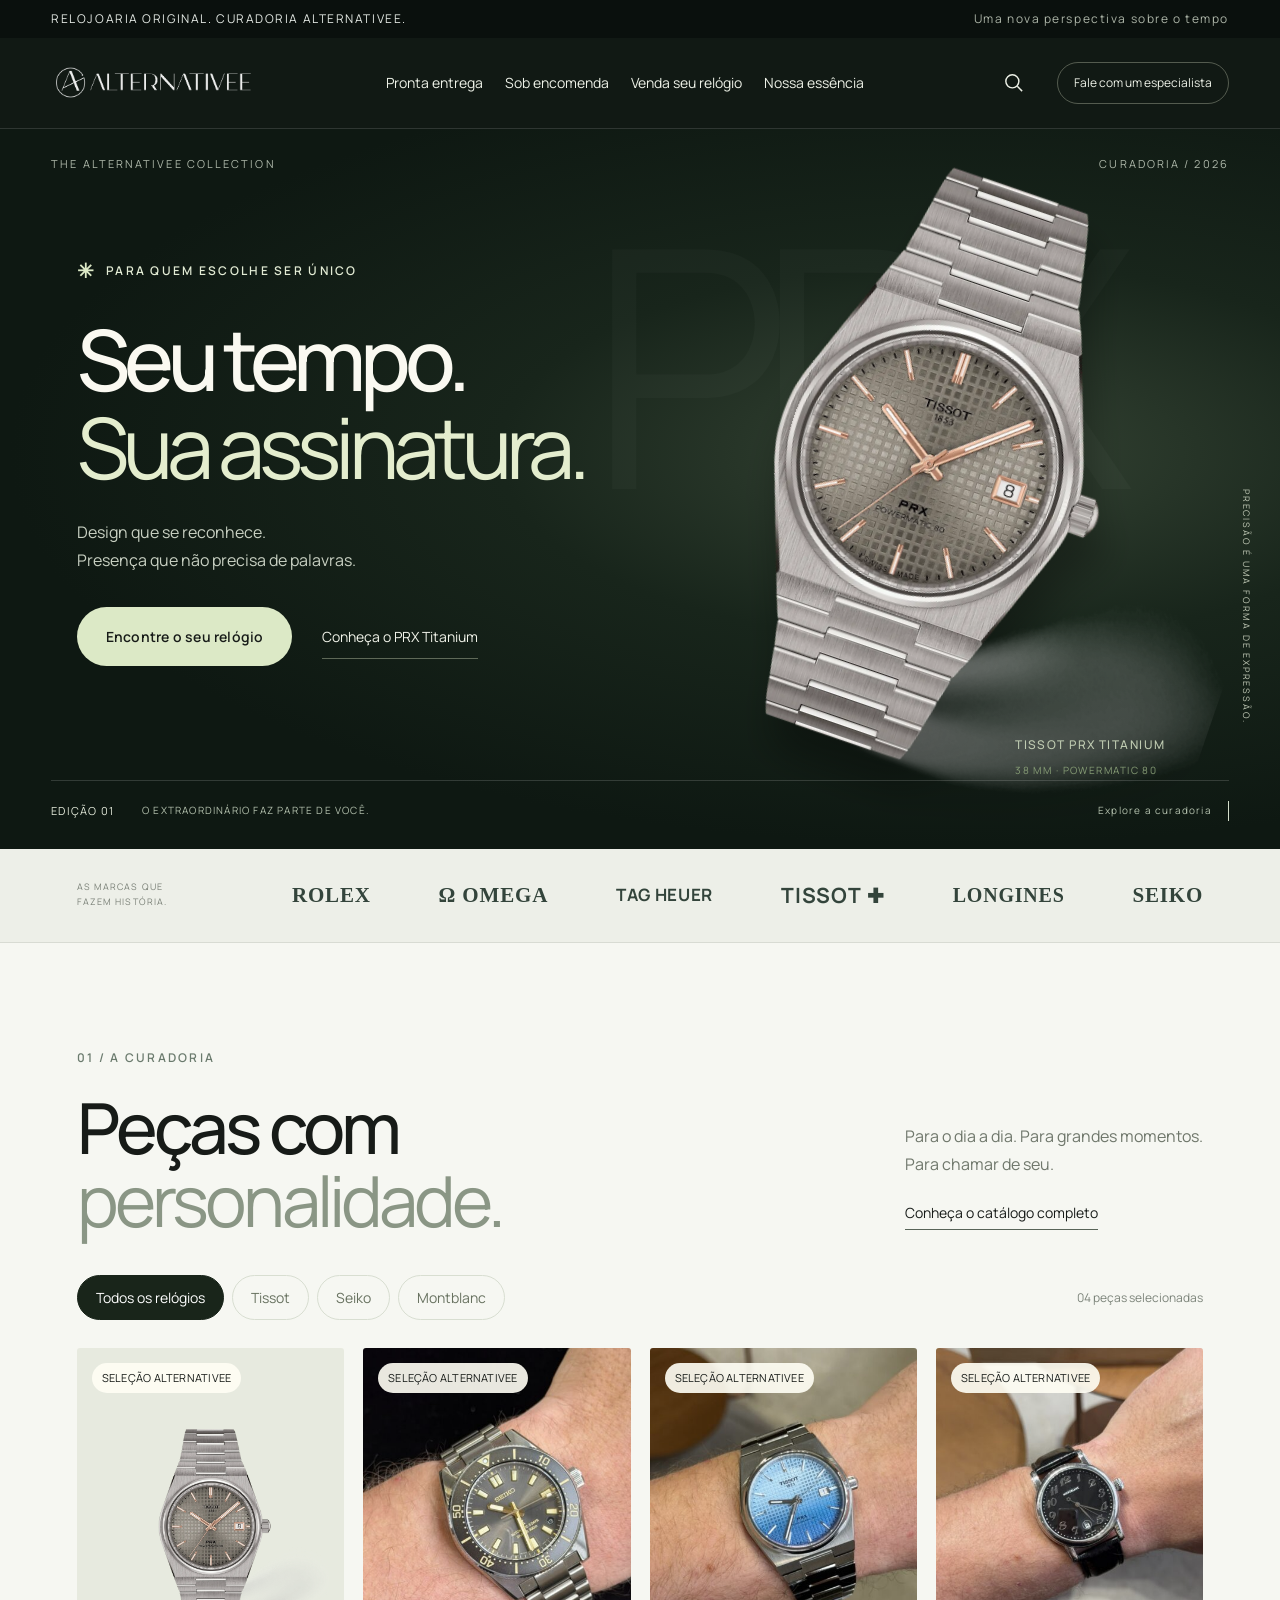
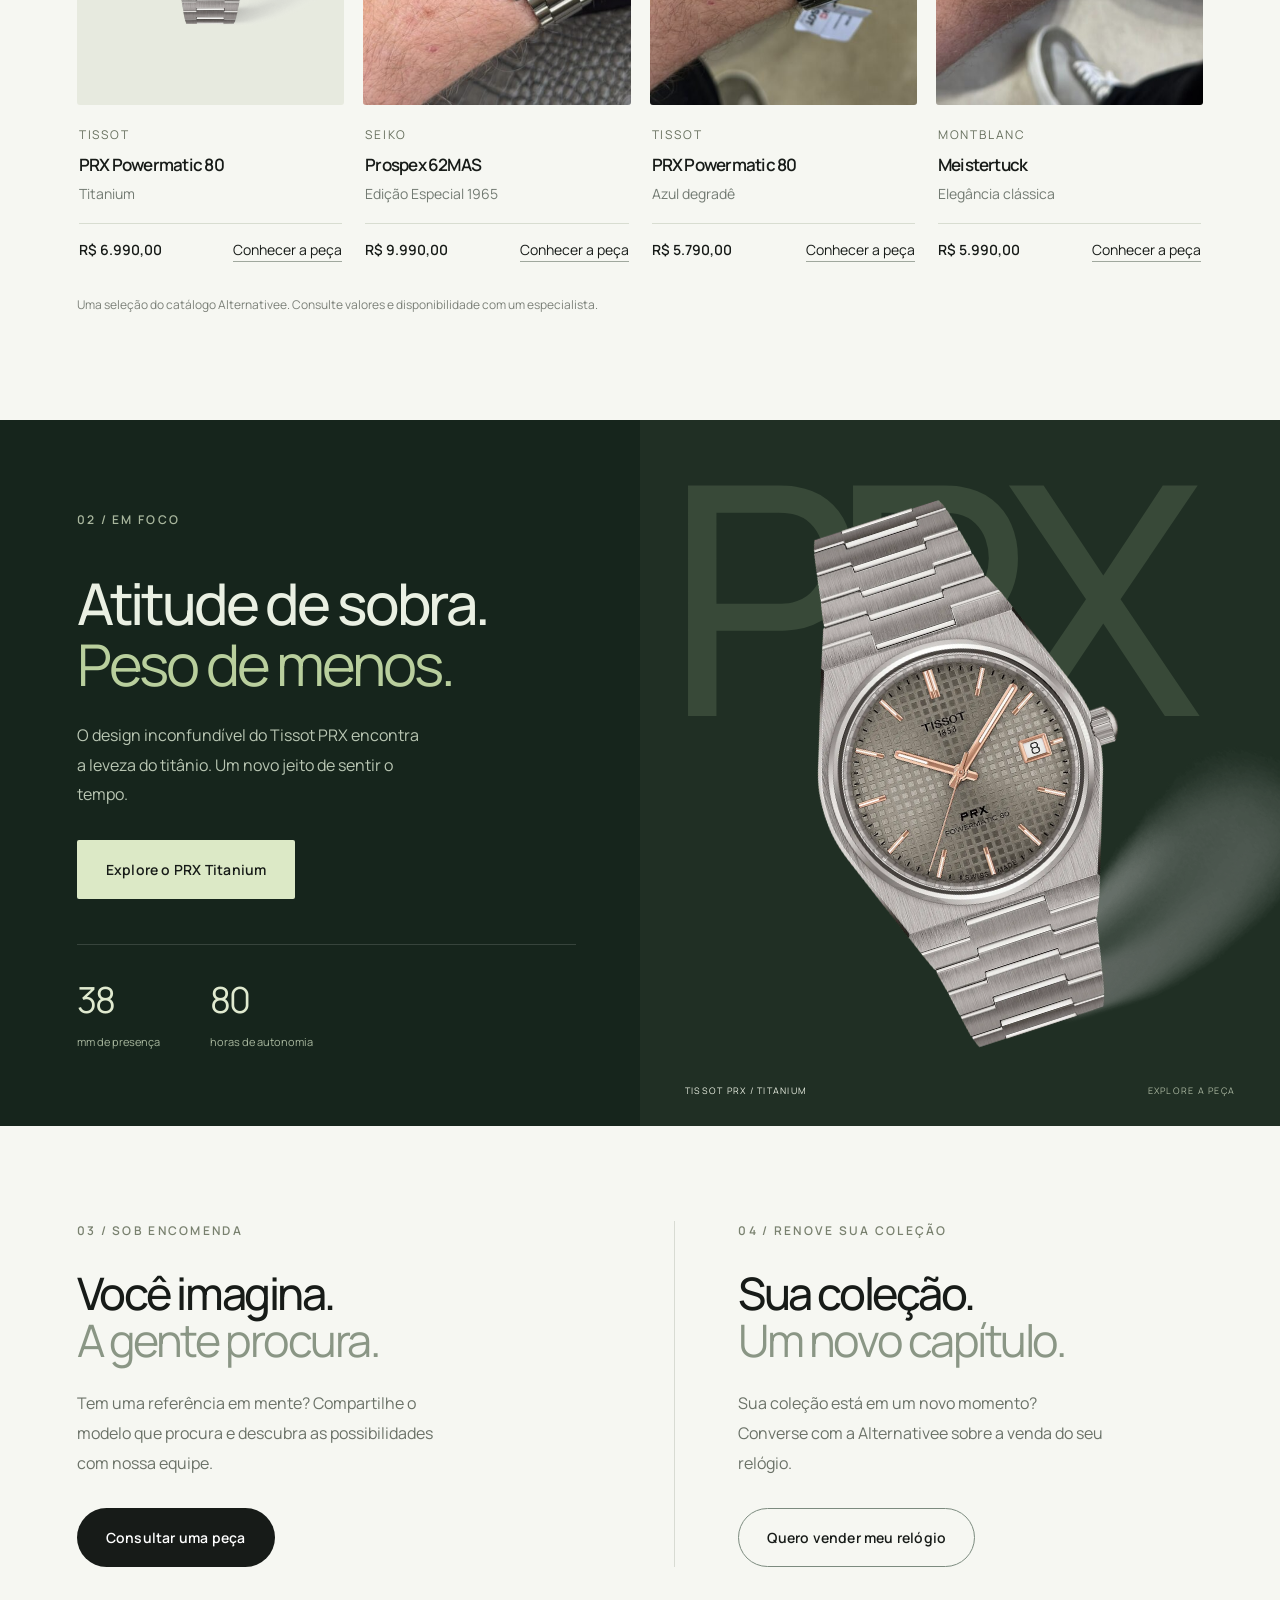
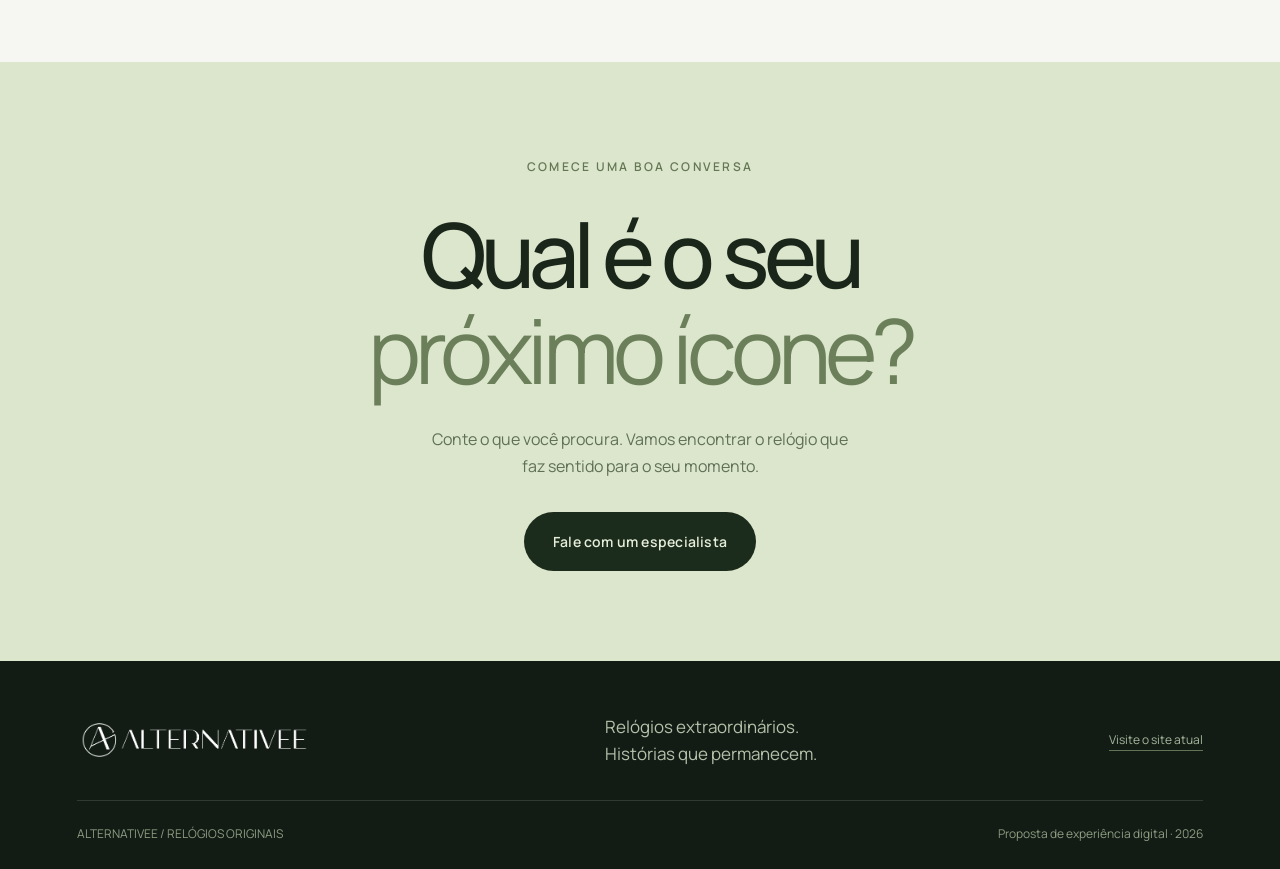
<file: index.html>
<!doctype html>
<html lang="pt-BR">
<head>
<meta charset="utf-8"><meta name="viewport" content="width=device-width,initial-scale=1">
<title>Alternativee | Seu tempo. Sua assinatura.</title>
<meta name="robots" content="noindex,nofollow"><meta name="description" content="Uma seleção de relógios para histórias que merecem ser lembradas. Explore a curadoria Alternativee.">
<link rel="icon" href="assets/favicon.png"><link rel="preconnect" href="https://fonts.googleapis.com"><link rel="preconnect" href="https://fonts.gstatic.com" crossorigin>
<link href="https://fonts.googleapis.com/css2?family=Cormorant+Garamond:ital,wght@0,400;0,500;0,600;1,400;1,500&family=Manrope:wght@400;500;600;700&display=swap" rel="stylesheet">
<link rel="stylesheet" href="style.css"><link rel="stylesheet" href="modern.css">
</head>
<body class="homepage">
<a class="skip" href="#colecao">Ir para a coleção</a>
<div class="topbar"><span>RELOJOARIA ORIGINAL. CURADORIA ALTERNATIVEE.</span><a href="#atendimento">Uma nova perspectiva sobre o tempo</a></div>
<header class="header"><a href="#" class="logo" aria-label="Alternativee início"><img src="assets/logo.png" alt="Alternativee" width="250" height="45"></a><nav id="navigation" aria-label="Navegação principal"><a href="#colecao">Pronta entrega</a><a href="#encomenda">Sob encomenda</a><a href="#venda">Venda seu relógio</a><a href="#essencia">Nossa essência</a></nav><div class="header-tools"><button class="icon-button search-toggle" aria-label="Buscar relógio"><svg viewBox="0 0 24 24" fill="none" stroke="currentColor" stroke-width="1.5"><circle cx="10.8" cy="10.8" r="6.8"/><path d="m16 16 5 5"/></svg></button><a class="header-contact" href="#atendimento">Fale com um especialista</a><button class="icon-button menu-toggle" aria-label="Abrir menu" aria-expanded="false" aria-controls="navigation"><svg viewBox="0 0 24 24" fill="none" stroke="currentColor" stroke-width="1.5"><path d="M3 7h18M3 12h18M3 17h18"/></svg></button></div></header>
<main>
<section class="hero" aria-labelledby="hero-title"><div class="hero-photo product-hero"><span aria-hidden="true">PRX</span><a href="relogio.html" aria-label="Explorar o Tissot PRX Titanium"><img src="assets/prx-front.png" alt="Tissot PRX Titanium, mostrador antracite e pulseira integrada" fetchpriority="high"></a><a class="hero-model-label" href="relogio.html"><strong>TISSOT PRX TITANIUM</strong><span>38 MM · POWERMATIC 80</span></a></div><div class="hero-topline"><span>THE ALTERNATIVEE COLLECTION</span><span>CURADORIA / 2026</span></div><div class="hero-content"><p class="eyebrow"><span class="little-star">✳</span> PARA QUEM ESCOLHE SER ÚNICO</p><h1 id="hero-title">Seu tempo.<br><em>Sua assinatura.</em></h1><p class="hero-description">Design que se reconhece.<br>Presença que não precisa de palavras.</p><div class="hero-actions"><a class="button cream" href="#colecao">Encontre o seu relógio</a><a class="text-link" href="relogio.html">Conheça o PRX Titanium</a></div></div><div class="hero-bottom"><div><span class="hero-number">EDIÇÃO 01</span><span>O EXTRAORDINÁRIO FAZ PARTE DE VOCÊ.</span></div><a href="#colecao">Explore a curadoria <span class="scroll-line"></span></a></div><span class="hero-side">PRECISÃO É UMA FORMA DE EXPRESSÃO.</span></section><section class="brand-strip" aria-label="Marcas da curadoria"><p>AS MARCAS QUE<br>FAZEM HISTÓRIA.</p><div><span class="brand-rolex">ROLEX</span><span class="brand-omega">Ω OMEGA</span><span class="brand-tag">TAG HEUER</span><span class="brand-tissot">TISSOT<span class="red-cross">✚</span></span><span class="brand-longines">LONGINES</span><span class="brand-seiko">SEIKO</span></div></section>
<section class="collection section" id="colecao"><div class="section-heading"><div><p class="eyebrow">01 / A CURADORIA</p><h2>Peças com<br><em>personalidade.</em></h2></div><div class="collection-intro"><p>Para o dia a dia. Para grandes momentos.<br>Para chamar de seu.</p><a class="underlined" href="https://alternativee.com.br/" target="_blank" rel="noopener">Conheça o catálogo completo</a></div></div><div class="collection-controls"><div class="filters" role="group" aria-label="Filtrar relógios por marca"><button class="active" data-brand="all" aria-pressed="true">Todos os relógios</button><button data-brand="Tissot" aria-pressed="false">Tissot</button><button data-brand="Seiko" aria-pressed="false">Seiko</button><button data-brand="Montblanc" aria-pressed="false">Montblanc</button></div><span class="result-count" aria-live="polite">04 peças selecionadas</span></div><div class="product-grid" id="products"></div><p id="empty" hidden>Nenhum relógio encontrado. Experimente outra marca ou nome.</p><p class="catalog-note">Uma seleção do catálogo Alternativee. Consulte valores e disponibilidade com um especialista.</p></section>
<section class="spotlight" id="essencia"><div class="spotlight-copy"><p class="eyebrow">02 / EM FOCO</p><h2>Atitude de sobra.<br><em>Peso de menos.</em></h2><p>O design inconfundível do Tissot PRX encontra a leveza do titânio. Um novo jeito de sentir o tempo.</p><a class="button cream" href="relogio.html">Explore o PRX Titanium</a><div class="spotlight-facts"><span><strong>38</strong> mm de presença</span><span><strong>80</strong> horas de autonomia</span></div></div><a class="spotlight-art" href="relogio.html" aria-label="Conhecer Tissot PRX Titanium"><span class="giant-word">PRX</span><img src="assets/prx-front.png" alt="Tissot PRX Powermatic 80 Titanium" loading="lazy"><span class="spotlight-caption">TISSOT PRX / TITANIUM <span>EXPLORE A PEÇA</span></span></a></section><section class="services section"><div class="service" id="encomenda"><p class="eyebrow">03 / SOB ENCOMENDA</p><h2>Você imagina.<br><em>A gente procura.</em></h2><p>Tem uma referência em mente? Compartilhe o modelo que procura e descubra as possibilidades com nossa equipe.</p><a class="button dark" data-contact="Olá! Gostaria de consultar um relógio sob encomenda." href="#atendimento">Consultar uma peça</a></div><div class="service" id="venda"><p class="eyebrow">04 / RENOVE SUA COLEÇÃO</p><h2>Sua coleção.<br><em>Um novo capítulo.</em></h2><p>Sua coleção está em um novo momento? Converse com a Alternativee sobre a venda do seu relógio.</p><a class="button outline" data-contact="Olá! Gostaria de conversar sobre a venda do meu relógio." href="#atendimento">Quero vender meu relógio</a></div></section>
<section class="contact section" id="atendimento"><p class="eyebrow">COMECE UMA BOA CONVERSA</p><h2>Qual é o seu<br><em>próximo ícone?</em></h2><p>Conte o que você procura. Vamos encontrar o relógio que faz sentido para o seu momento.</p><a class="button cream" data-contact="Olá! Gostaria de conhecer melhor a seleção da Alternativee." href="#">Fale com um especialista</a></section>
</main>
<footer><div class="footer-main"><a href="#" class="logo"><img src="assets/logo.png" alt="Alternativee" width="250" height="45" loading="lazy"></a><p>Relógios extraordinários.<br>Histórias que permanecem.</p><a href="https://alternativee.com.br/" target="_blank" rel="noopener">Visite o site atual</a></div><div class="footer-bottom"><span>ALTERNATIVEE / RELÓGIOS ORIGINAIS</span><span>Proposta de experiência digital · 2026</span></div></footer>
<dialog id="search-dialog" aria-labelledby="search-title"><form method="dialog"><button class="close" aria-label="Fechar busca">×</button></form><p class="eyebrow">ENCONTRE SUA PRÓXIMA PEÇA</p><h2 id="search-title">O que você <em>procura?</em></h2><form id="search-form"><label for="search">Modelo ou marca</label><div class="search-field"><input id="search" type="search" placeholder="Experimente Tissot, Seiko, PRX…"><button class="button dark" type="submit">Buscar</button></div></form><p class="search-hint">Busque entre as peças selecionadas nesta página.</p></dialog>
<dialog id="product-dialog" aria-labelledby="detail-title"><form method="dialog"><button class="close" aria-label="Fechar detalhes">×</button></form><div id="detail-content"></div></dialog>
<script src="app.js"></script>
</body></html>
</file>
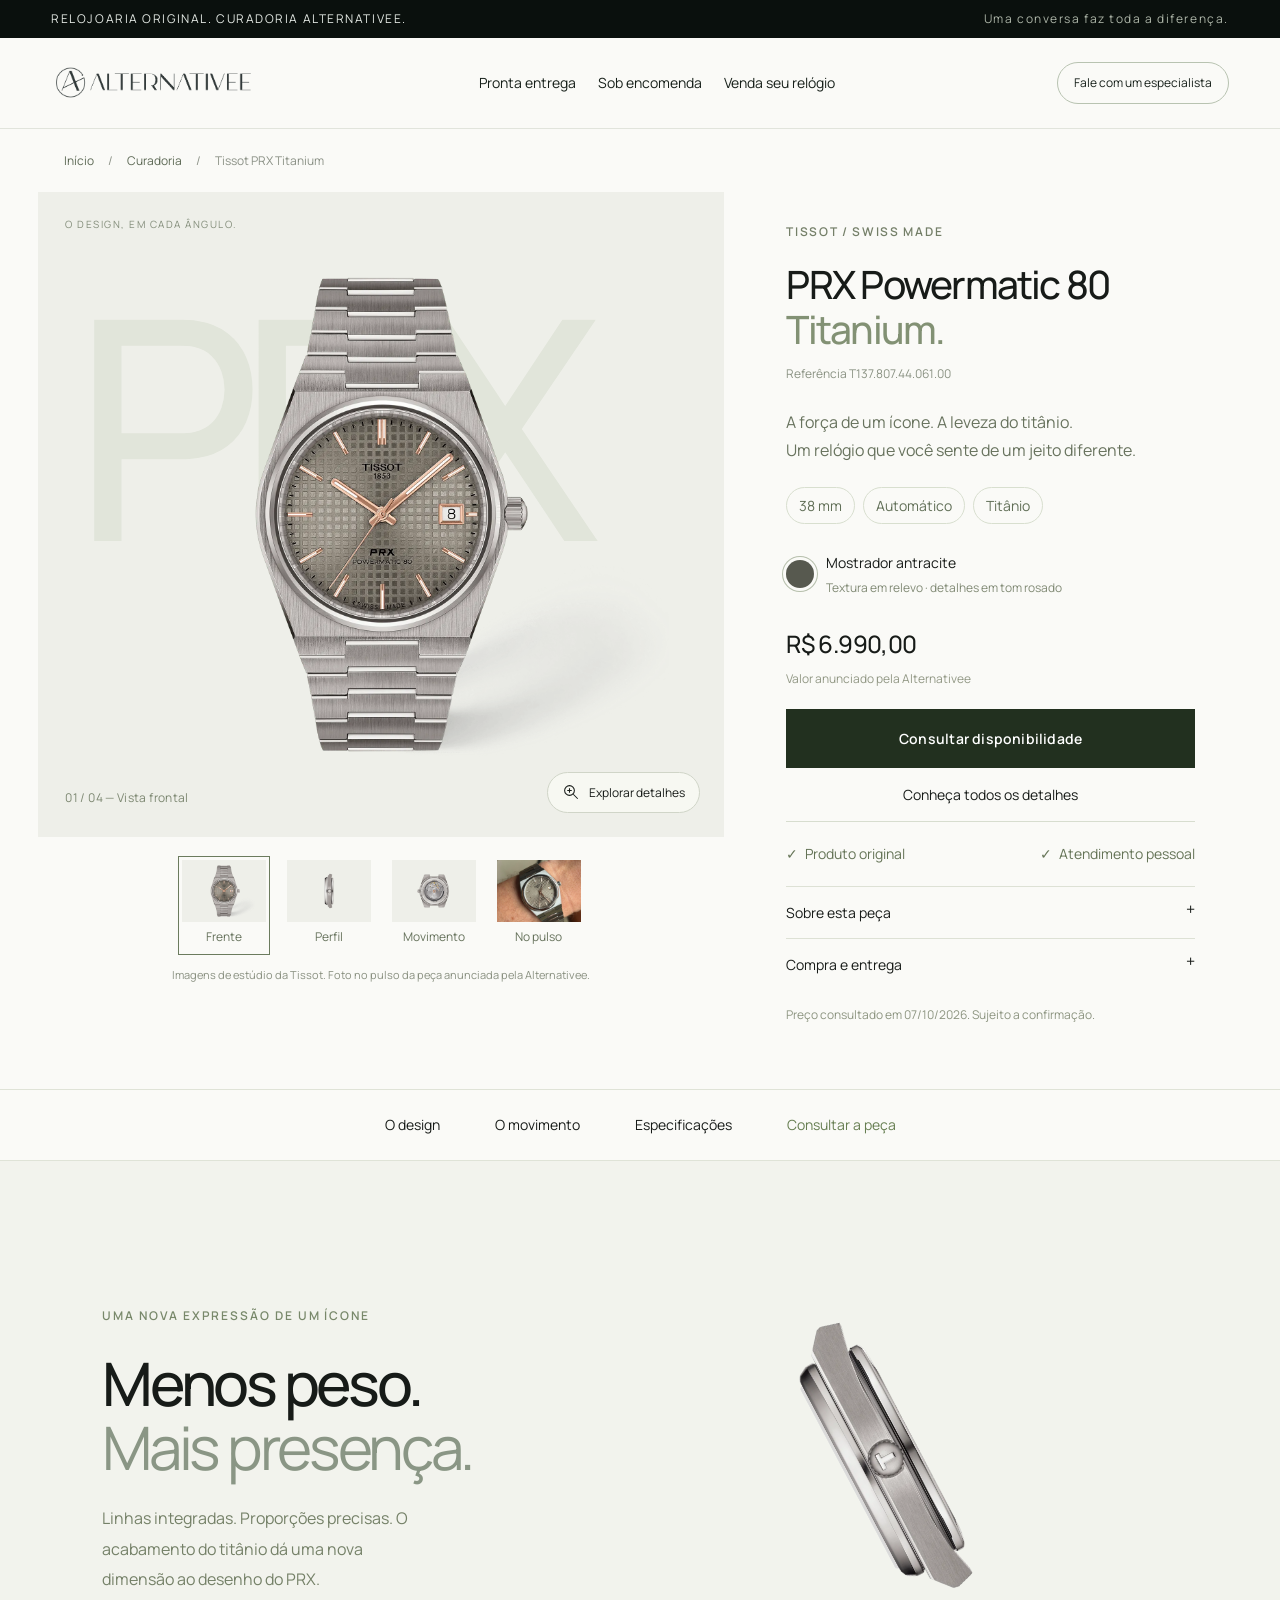
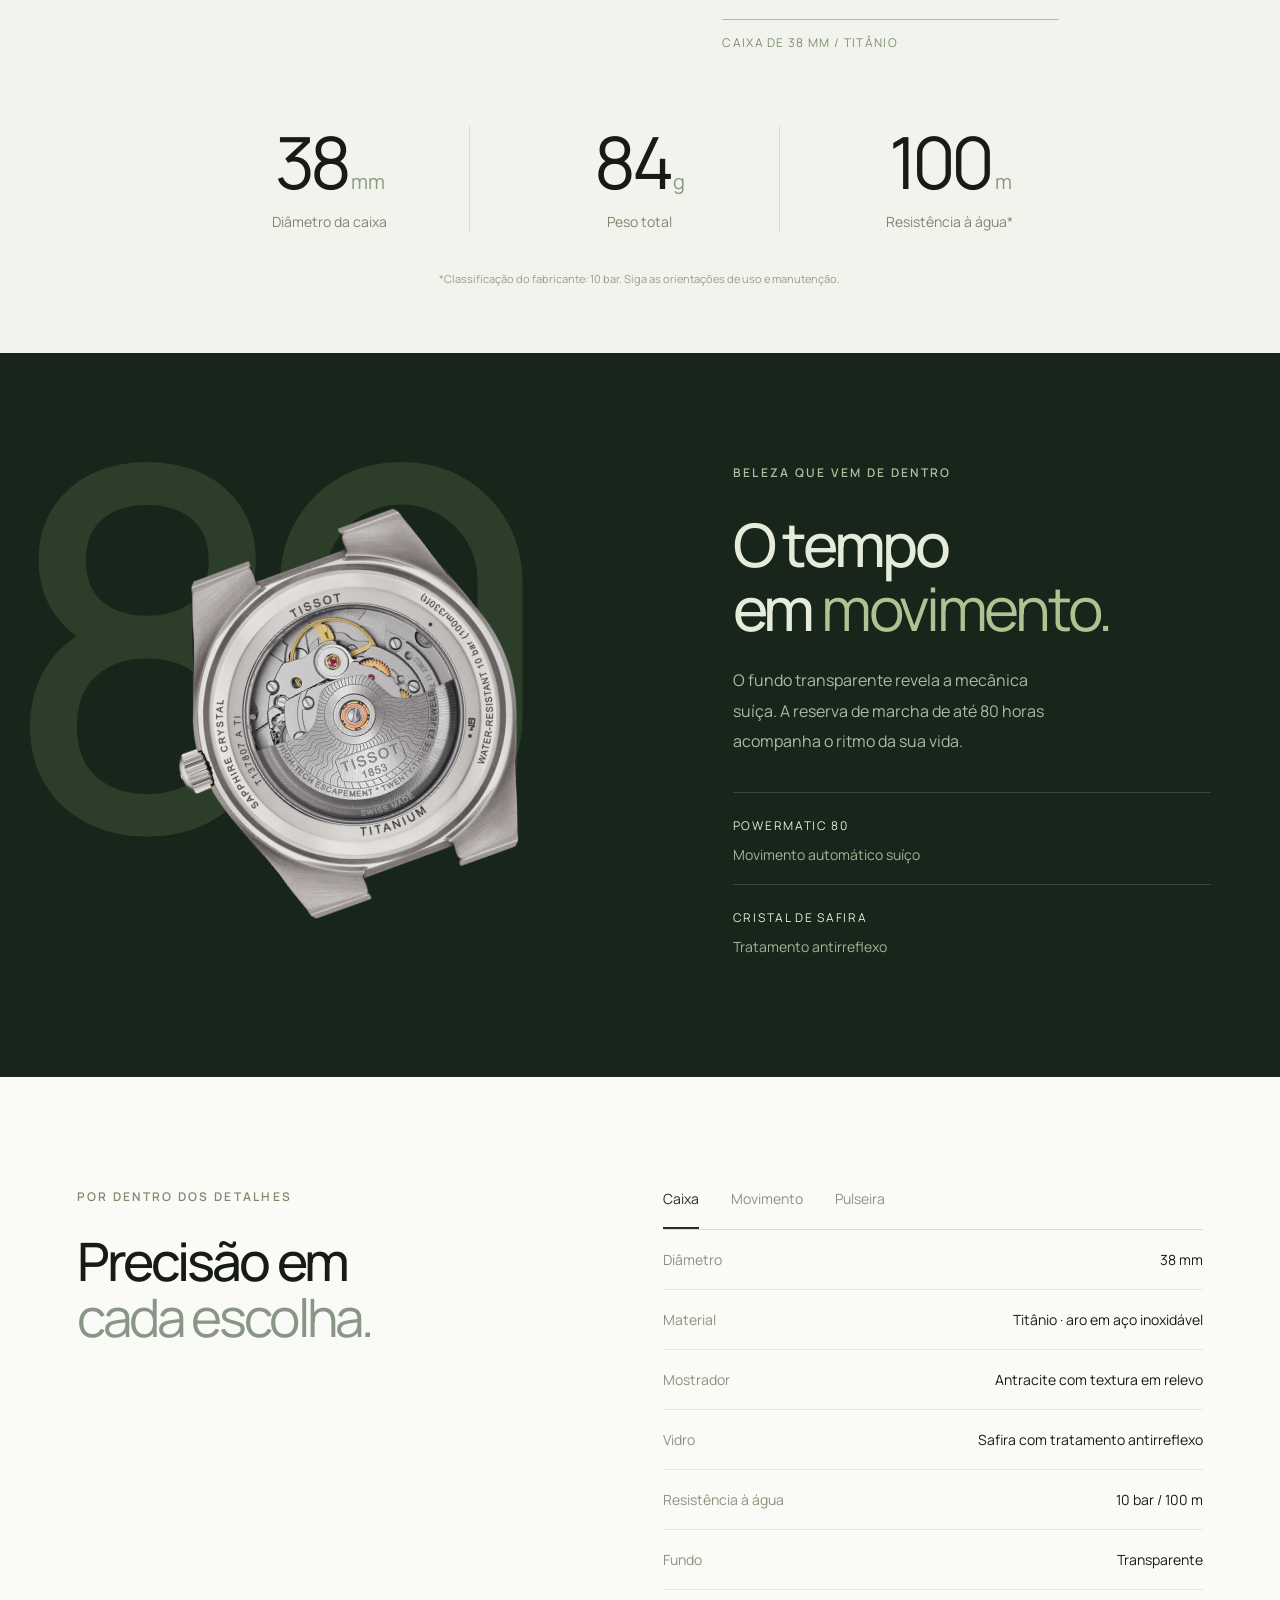
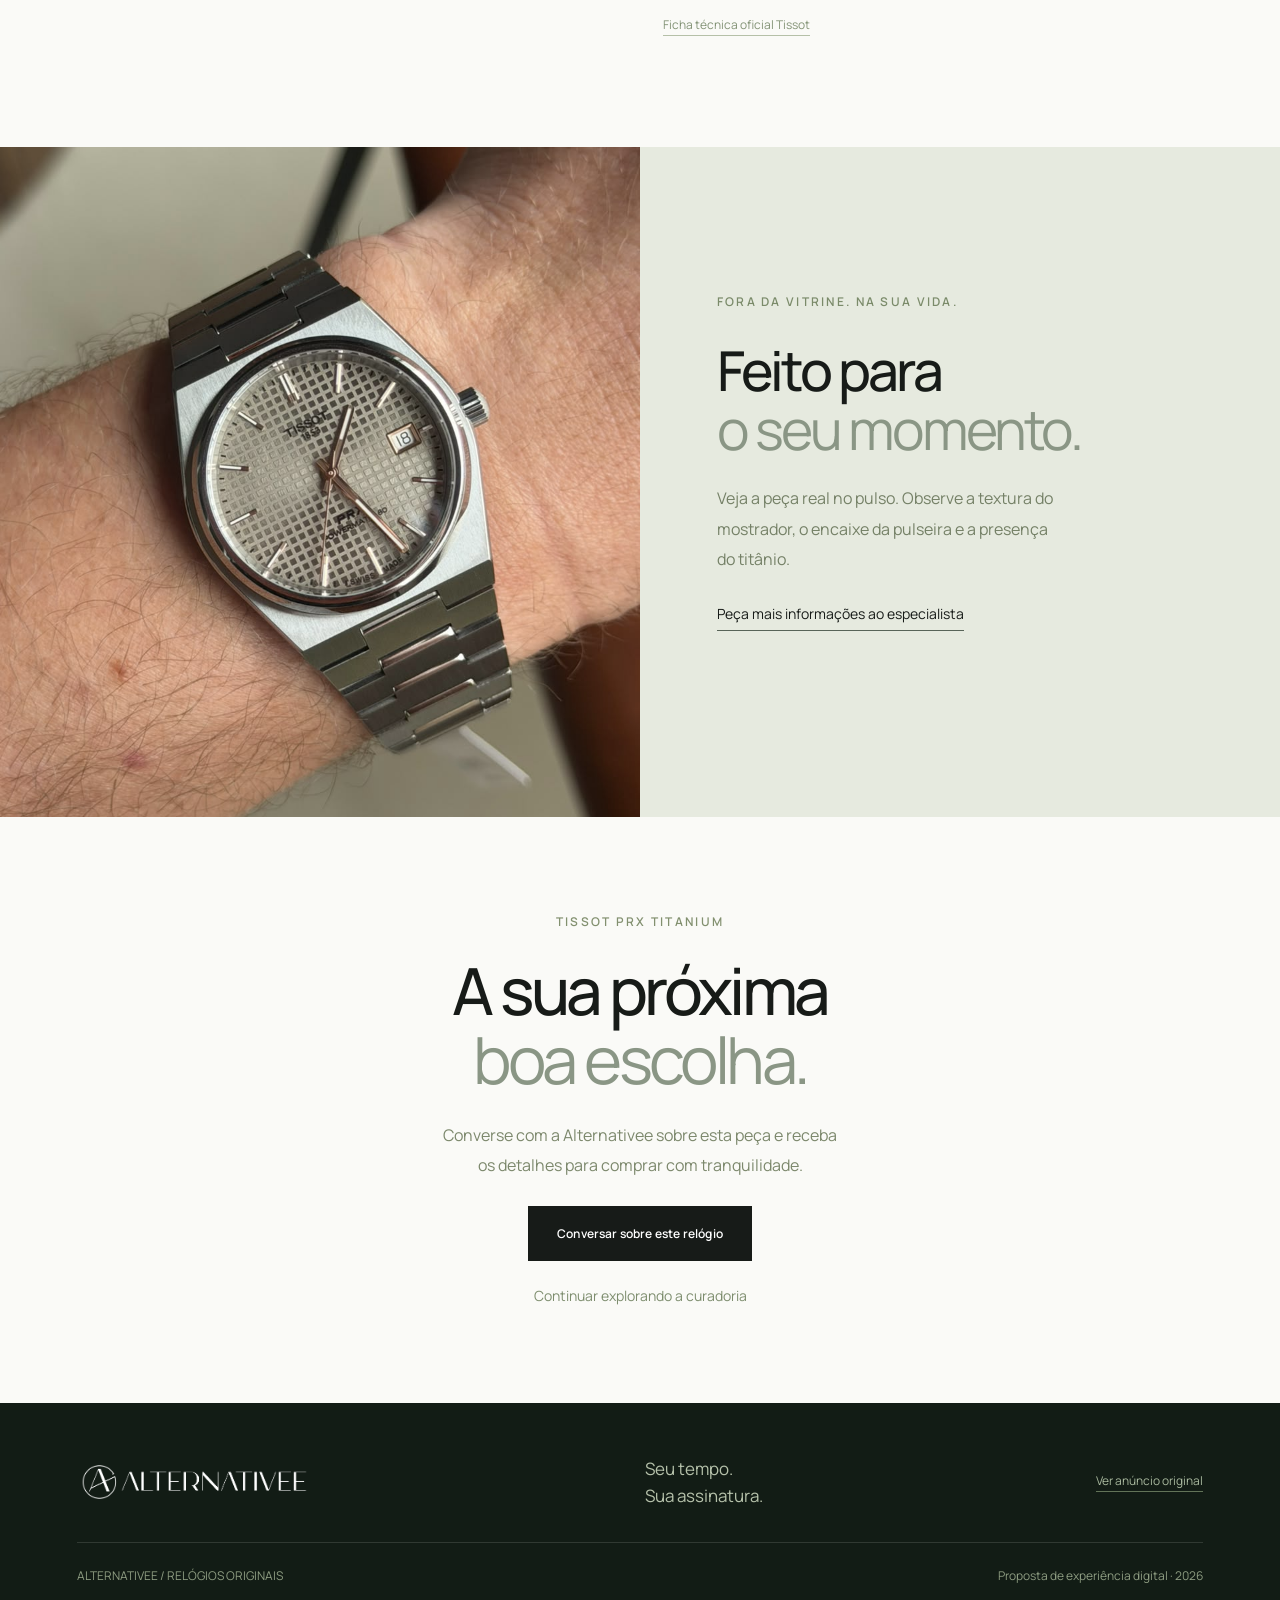
<file: relogio.html>
<!doctype html><html lang="pt-BR"><head><meta charset="utf-8"><meta name="viewport" content="width=device-width,initial-scale=1"><meta name="robots" content="noindex,nofollow"><title>Tissot PRX Titanium | Alternativee</title><meta name="description" content="Explore o Tissot PRX Powermatic 80 Titanium: galeria de detalhes, especificações e atendimento Alternativee."><link rel="icon" href="assets/favicon.png"><link rel="preconnect" href="https://fonts.googleapis.com"><link rel="preconnect" href="https://fonts.gstatic.com" crossorigin><link href="https://fonts.googleapis.com/css2?family=Manrope:wght@400;500;600;700&display=swap" rel="stylesheet"><link rel="stylesheet" href="style.css"><link rel="stylesheet" href="modern.css"><link rel="stylesheet" href="product.css"></head>
<body class="product-page"><a class="skip" href="#product-title">Ir para o relógio</a><div class="topbar"><span>RELOJOARIA ORIGINAL. CURADORIA ALTERNATIVEE.</span><a href="index.html#atendimento">Uma conversa faz toda a diferença.</a></div><header class="header"><a href="index.html" class="logo" aria-label="Alternativee início"><img src="assets/logo.png" alt="Alternativee" width="250" height="45"></a><nav id="navigation" aria-label="Navegação principal"><a href="index.html#colecao">Pronta entrega</a><a href="index.html#encomenda">Sob encomenda</a><a href="index.html#venda">Venda seu relógio</a></nav><div class="header-tools"><a class="header-contact" href="#consultar">Fale com um especialista</a><button class="icon-button menu-toggle" aria-label="Abrir menu" aria-expanded="false" aria-controls="navigation"><svg viewBox="0 0 24 24" fill="none" stroke="currentColor" stroke-width="1.5"><path d="M3 7h18M3 12h18M3 17h18"/></svg></button></div></header>
<main><nav class="breadcrumb" aria-label="Localização"><a href="index.html">Início</a><span>/</span><a href="index.html#colecao">Curadoria</a><span>/</span><span>Tissot PRX Titanium</span></nav>
<section class="product-showcase"><div class="gallery"><div class="gallery-stage"><span class="gallery-overline">O DESIGN, EM CADA ÂNGULO.</span><span class="gallery-watermark" aria-hidden="true">PRX</span><button class="main-image-button" aria-label="Ampliar fotografia do relógio"><img id="main-photo" src="assets/prx-front.png" alt="Vista frontal do Tissot PRX Titanium, mostrador antracite e detalhes rosados" width="1680" height="1680" fetchpriority="high"></button><button class="zoom-button" aria-label="Ampliar fotografia do relógio"><svg viewBox="0 0 24 24" fill="none" stroke="currentColor" stroke-width="1.4"><circle cx="10" cy="10" r="6.5"/><path d="m15 15 6 6M7 10h6M10 7v6"/></svg><span>Explorar detalhes</span></button><p class="gallery-caption" aria-live="polite">01 / 04 — Vista frontal</p></div><div class="gallery-thumbs" role="group" aria-label="Escolher vista do relógio"><button data-view="0" class="selected" aria-pressed="true"><img src="assets/prx-front.png" alt="" width="100" height="100"><span>Frente</span></button><button data-view="1" aria-pressed="false"><img src="assets/prx-side.png" alt="" width="100" height="100"><span>Perfil</span></button><button data-view="2" aria-pressed="false"><img src="assets/prx-back.png" alt="" width="100" height="100"><span>Movimento</span></button><button data-view="3" aria-pressed="false"><img src="assets/prx-wrist.jpg" alt="" width="100" height="100"><span>No pulso</span></button></div><p class="photo-origin">Imagens de estúdio da Tissot. Foto no pulso da peça anunciada pela Alternativee.</p></div>
<div class="product-summary"><div class="summary-inner"><p class="eyebrow">TISSOT / SWISS MADE</p><h1 id="product-title">PRX Powermatic 80<br><span>Titanium.</span></h1><p class="product-reference">Referência T137.807.44.061.00</p><p class="summary-description">A força de um ícone. A leveza do titânio.<br>Um relógio que você sente de um jeito diferente.</p><div class="spec-pills"><span>38 mm</span><span>Automático</span><span>Titânio</span></div><div class="dial-selection"><span class="dial-dot" aria-hidden="true"></span><div><span>Mostrador antracite</span><small>Textura em relevo · detalhes em tom rosado</small></div></div><div class="product-price"><strong>R$ 6.990,00</strong><span>Valor anunciado pela Alternativee</span></div><a class="button dark consult-link" href="#consultar">Consultar disponibilidade</a><a class="secondary-consult" href="#specifications">Conheça todos os detalhes</a><div class="purchase-notes"><span>Produto original</span><span>Atendimento pessoal</span></div><details><summary>Sobre esta peça <span>+</span></summary><p>Modelo anunciado pela Alternativee como novo e lacrado, acompanhado de caixa original, manuais e certificados. Confirme a condição e os itens com a equipe antes da compra.</p></details><details><summary>Compra e entrega <span>+</span></summary><p>O atendimento continua diretamente com a Alternativee pelo WhatsApp. Consulte formas de pagamento, frete, prazo de entrega e disponibilidade. Esta apresentação não realiza cobranças.</p></details><p class="price-date">Preço consultado em 07/10/2026. Sujeito a confirmação.</p></div></div></section>
<nav class="product-section-nav" aria-label="Explore o relógio"><a href="#design">O design</a><a href="#movimento">O movimento</a><a href="#specifications">Especificações</a><a class="consult-link" href="#consultar">Consultar a peça</a></nav>
<section class="design-story" id="design"><div class="story-heading"><p class="eyebrow">UMA NOVA EXPRESSÃO DE UM ÍCONE</p><h2>Menos peso.<br><em>Mais presença.</em></h2><p>Linhas integradas. Proporções precisas. O acabamento do titânio dá uma nova dimensão ao desenho do PRX.</p></div><div class="profile-stage"><img src="assets/prx-side.png" alt="Perfil do Tissot PRX Titanium, acabamento da caixa e coroa" loading="lazy"><span class="profile-line"></span><span class="profile-label">CAIXA DE 38 MM / TITÂNIO</span></div><div class="feature-numbers"><div><strong>38<span>mm</span></strong><p>Diâmetro da caixa</p></div><div><strong>84<span>g</span></strong><p>Peso total</p></div><div><strong>100<span>m</span></strong><p>Resistência à água*</p></div></div><p class="water-note">*Classificação do fabricante: 10 bar. Siga as orientações de uso e manutenção.</p></section>
<section class="movement-story" id="movimento"><div class="movement-image"><span aria-hidden="true">80</span><img src="assets/prx-back.png" alt="Fundo transparente revelando o movimento automático Powermatic 80" loading="lazy"></div><div class="movement-copy"><p class="eyebrow">BELEZA QUE VEM DE DENTRO</p><h2>O tempo<br>em <em>movimento.</em></h2><p>O fundo transparente revela a mecânica suíça. A reserva de marcha de até 80 horas acompanha o ritmo da sua vida.</p><div class="movement-detail"><span>POWERMATIC 80</span><p>Movimento automático suíço</p></div><div class="movement-detail"><span>CRISTAL DE SAFIRA</span><p>Tratamento antirreflexo</p></div></div></section>
<section class="specifications section" id="specifications"><div class="specs-heading"><p class="eyebrow">POR DENTRO DOS DETALHES</p><h2>Precisão em<br><em>cada escolha.</em></h2></div><div class="specs-content"><div class="spec-tabs" role="tablist" aria-label="Especificações do relógio"><button id="tab-caixa" role="tab" aria-selected="true" aria-controls="spec-panel" data-spec="caixa">Caixa</button><button id="tab-movimento" role="tab" aria-selected="false" aria-controls="spec-panel" tabindex="-1" data-spec="movimento">Movimento</button><button id="tab-pulseira" role="tab" aria-selected="false" aria-controls="spec-panel" tabindex="-1" data-spec="pulseira">Pulseira</button></div><div id="spec-panel" role="tabpanel" aria-labelledby="tab-caixa" tabindex="0"></div><a class="spec-source" href="https://www.tissotwatches.com/en-us/T1378074406100.html" target="_blank" rel="noopener">Ficha técnica oficial Tissot</a></div></section>
<section class="wrist-story"><div><img src="assets/prx-wrist.jpg" alt="Foto real do Tissot PRX Titanium no pulso, anunciada pela Alternativee" loading="lazy"></div><div class="wrist-copy"><p class="eyebrow">FORA DA VITRINE. NA SUA VIDA.</p><h2>Feito para<br><em>o seu momento.</em></h2><p>Veja a peça real no pulso. Observe a textura do mostrador, o encaixe da pulseira e a presença do titânio.</p><a class="underlined consult-link" href="#consultar">Peça mais informações ao especialista</a></div></section>
<section class="product-contact section" id="consultar"><p class="eyebrow">TISSOT PRX TITANIUM</p><h2>A sua próxima<br><em>boa escolha.</em></h2><p>Converse com a Alternativee sobre esta peça e receba os detalhes para comprar com tranquilidade.</p><a class="button dark consult-link" href="#consultar">Conversar sobre este relógio</a><a class="back-collection" href="index.html#colecao">Continuar explorando a curadoria</a></section>
</main><footer><div class="footer-main"><a href="index.html" class="logo"><img src="assets/logo.png" alt="Alternativee" width="250" height="45" loading="lazy"></a><p>Seu tempo.<br>Sua assinatura.</p><a href="https://alternativee.com.br/produto/tissot-prx-powermatic-80-titanium/" target="_blank" rel="noopener">Ver anúncio original</a></div><div class="footer-bottom"><span>ALTERNATIVEE / RELÓGIOS ORIGINAIS</span><span>Proposta de experiência digital · 2026</span></div></footer>
<div class="mobile-buybar"><div><strong>PRX Titanium</strong><span>R$ 6.990,00</span></div><a class="button dark consult-link" href="#consultar">Consultar</a></div>
<dialog id="zoom-dialog" aria-label="Fotografia ampliada do relógio"><form method="dialog"><button class="close" aria-label="Fechar fotografia ampliada">×</button></form><div class="zoom-stage"><img id="zoom-photo" src="assets/prx-front.png" alt="Tissot PRX Titanium ampliado"></div><div class="zoom-toolbar"><button id="zoom-prev" aria-label="Fotografia anterior">Anterior</button><span id="zoom-counter">01 / 04</span><button id="zoom-next" aria-label="Próxima fotografia">Próxima</button></div></dialog><script src="product.js"></script></body></html>
</file>
<file: style.css>
:root{--ink:#162b26;--green:#122d26;--cream:#eee9df;--gold:#c6b48a;--muted:#646b66;--line:#dedfd8;--serif:'Cormorant Garamond',Georgia,serif;--sans:'Manrope',Arial,sans-serif}*{box-sizing:border-box}html{scroll-behavior:smooth;scroll-padding-top:100px}body{margin:0;color:var(--ink);background:#fcfcf9;font-family:var(--sans);font-size:16px;line-height:1.65}a{color:inherit;text-decoration:none}button,input{font:inherit}button,a{-webkit-tap-highlight-color:transparent}button{cursor:pointer}img{display:block;max-width:100%}h1,h2,h3,p{margin:0}h1,h2{font-family:var(--serif);font-weight:400;line-height:1.05}h2{font-size:clamp(36px,3.4vw,54px)}em{font-weight:400}svg{width:23px;height:23px}button{color:inherit}a:focus-visible,button:focus-visible,input:focus-visible{outline:3px solid #aa8951;outline-offset:5px}.skip{position:absolute;top:-70px;background:white;padding:12px;z-index:99}.skip:focus{top:0}.topbar{background:var(--green);color:#e4e9e4;padding:8px 4.5%;display:flex;justify-content:space-between;font-size:12px;letter-spacing:.055em}.topbar a{border-bottom:1px solid #8b9a91}.header{display:flex;align-items:center;justify-content:space-between;padding:24px 4.5%;gap:35px;background:#fcfcf9;position:relative;z-index:10;border-bottom:1px solid var(--line)}.logo{display:block;width:225px;flex-shrink:0}.logo img{width:100%;height:auto}.header nav{display:flex;gap:27px;font-size:13px;white-space:nowrap}.header nav a:hover{color:#8d7955}.header-tools{display:flex;align-items:center;gap:22px}.icon-button{border:0;background:transparent;display:grid;place-items:center;padding:8px}.header-contact{font-size:12px;border-bottom:1px solid var(--ink);padding-bottom:3px;white-space:nowrap}.menu-toggle{display:none}.hero{position:relative;background:#102820;color:#faf9f1;min-height:630px;isolation:isolate;overflow:hidden}.hero-photo{position:absolute;inset:0 0 0 42%;z-index:-2}.hero-photo img{width:100%;height:100%;object-fit:cover;object-position:center}.hero:after{content:'';position:absolute;inset:0;background:linear-gradient(90deg,#102820 4%,#102820 29%,#102820d9 43%,#10282022 76%),linear-gradient(0deg,#081d17bb,transparent 40%);z-index:-1}.hero-content{padding:74px 6.5% 64px;max-width:830px}.eyebrow{font-size:12px;font-weight:600;letter-spacing:.19em;line-height:1.6}.hero .eyebrow{color:#c7cbb6;margin-bottom:25px}.hero h1{font-size:clamp(56px,5.1vw,82px);letter-spacing:-.025em}.hero h1 em{color:#d6c6a0}.hero-description{max-width:355px;color:#d0d8d1;font-size:14px;line-height:1.85;margin-top:25px}.hero-actions{display:flex;align-items:center;gap:28px;margin-top:30px}.button{display:inline-flex;justify-content:center;align-items:center;padding:15px 26px;border:1px solid transparent;font-size:13px;font-weight:600;min-height:50px;transition:background .2s,transform .2s}.button:hover{transform:translateY(-2px)}.cream{background:var(--cream);color:var(--ink)}.cream:hover{background:#fff}.dark{background:var(--ink);color:white}.outline{border-color:#7c8b7f;background:transparent}.text-link{font-size:12px;border-bottom:1px solid #a4b1a5;padding-bottom:5px}.hero-foot{margin-top:44px;display:flex;gap:15px;align-items:center;font-size:11px;letter-spacing:.09em;color:#b1c0b6}.fine-line{width:38px;height:1px;background:#adbbad}.hero-caption{position:absolute;right:4.5%;bottom:35px;display:flex;flex-direction:column;gap:8px;text-align:right;font-size:10px;letter-spacing:.14em;color:#e5e9df}.hero-caption span:last-child{font-size:9px;color:#bfc9bf}.brand-strip{border-bottom:1px solid var(--line);padding:24px 6.5% 30px;text-align:center}.brand-strip>p{font-size:10px;letter-spacing:.18em;color:#7b827a;margin-bottom:23px}.brand-strip>div{display:flex;justify-content:space-between;align-items:center;gap:30px;color:#33443b}.brand-strip span{font-size:24px;font-family:Georgia,serif;font-weight:600;letter-spacing:.04em}.brand-strip .brand-tag{font-family:var(--sans);font-size:20px;font-weight:700}.brand-strip .brand-tissot{font-family:var(--sans);font-size:24px;font-weight:700}.brand-strip .red-cross{font-size:20px;margin-left:5px}.brand-strip .brand-longines{font-size:20px}.section{padding:85px 6.5%}.section-heading{display:flex;justify-content:space-between;align-items:flex-end;gap:30px}.section-heading .eyebrow{color:#6b7b6e;margin-bottom:13px}.underlined{display:inline-block;font-size:13px;border-bottom:1px solid #586458;padding-bottom:5px;white-space:nowrap}.collection-controls{display:flex;justify-content:space-between;align-items:center;margin:34px 0 28px;border-bottom:1px solid var(--line)}.filters{display:flex;gap:30px}.filters button{border:0;border-bottom:2px solid transparent;background:transparent;font-size:13px;padding:0 0 15px;color:#69716b}.filters .active{border-color:var(--ink);color:var(--ink)}.result-count{font-size:12px;color:#7c847a;padding-bottom:15px}.product-grid{display:grid;grid-template-columns:repeat(4,1fr);gap:24px}.product-image{position:relative;overflow:hidden;background:#e6e5dc;aspect-ratio:4/5}.product-image>button{display:block;border:0;padding:0;width:100%;height:100%;background:transparent}.product-image img{height:100%;width:100%;object-fit:cover;transition:transform .5s}.product-image:hover img{transform:scale(1.045)}.product-label{position:absolute;left:13px;top:13px;background:#fafbf5ed;padding:5px 10px;font-size:10px;letter-spacing:.06em;pointer-events:none}.product-info{padding-top:17px}.product-brand{font-size:10px;letter-spacing:.17em;color:#6f796f;margin-bottom:5px;text-transform:uppercase}.product-title{border:0;padding:0;background:none;font-family:var(--serif);font-size:25px;line-height:1.15;text-align:left;display:block}.product-subtitle{font-size:12px;color:#737b73;margin-top:5px;min-height:22px}.product-bottom{display:flex;justify-content:space-between;align-items:center;margin-top:16px}.price{font-size:14px;font-weight:600}.detail-button{padding:0;border:0;border-bottom:1px solid #a0a89e;background:transparent;font-size:11px}.catalog-note{font-size:12px;color:#7c8179;margin-top:28px}.essence{display:grid;grid-template-columns:1fr 1fr;gap:8%;background:#eeeee7;align-items:center}.essence-image{height:565px;position:relative;overflow:hidden}.essence-image img{width:100%;height:100%;object-fit:cover;object-position:center 61%}.essence-image:after{content:'';position:absolute;inset:60% 0 0;background:linear-gradient(transparent,#07190fc9)}.essence-image>span{position:absolute;bottom:28px;left:30px;color:white;font-size:11px;letter-spacing:.16em;z-index:1}.essence-copy>.eyebrow{color:#6f7d6e;margin-bottom:22px}.essence-copy h2{margin-bottom:25px}.essence-copy>p:not(.eyebrow){font-size:14px;color:#657061;line-height:1.85;margin-bottom:15px;max-width:440px}.principles{border-top:1px solid #ccd1c5;margin:28px 0;display:grid;grid-template-columns:1fr 1fr;gap:30px;padding-top:22px}.principles span{font-family:var(--serif);font-size:20px;color:#84927d}.principles h3{font-size:14px;font-weight:600;margin:7px 0}.principles p{font-size:12px;color:#64705f;max-width:180px}.services{display:grid;grid-template-columns:1fr 1fr;gap:7%;padding-top:80px;padding-bottom:80px}.service+.service{border-left:1px solid var(--line);padding-left:14%}.service .eyebrow{color:#79816f;margin-bottom:20px}.service h2{font-size:44px}.service>p:not(.eyebrow){font-size:14px;color:#6b7268;max-width:410px;margin:22px 0 26px;line-height:1.85}.contact{background:#143229;text-align:center;color:#f1f1e7;padding-top:73px;padding-bottom:77px}.contact .eyebrow{color:#b5bea8;margin-bottom:22px}.contact h2{font-size:58px}.contact h2 em{color:#d8c49a}.contact>p:not(.eyebrow){font-size:14px;color:#c5d0c6;max-width:430px;margin:22px auto 28px}.contact .button{min-width:230px}footer{padding:44px 6.5% 22px;background:#f4f4ee}.footer-main{display:flex;align-items:center;justify-content:space-between;gap:30px;padding-bottom:33px}.footer-main .logo{width:220px}.footer-main p{font-family:var(--serif);font-size:22px;line-height:1.25;color:#6a7868}.footer-main>a:last-child{font-size:12px;border-bottom:1px solid #9ba391}.footer-bottom{display:flex;justify-content:space-between;border-top:1px solid #d9ddd3;padding-top:20px;font-size:11px;color:#7e877a}dialog{border:0;padding:50px;max-width:700px;width:calc(100% - 32px);color:var(--ink);background:#fcfcf9;box-shadow:0 25px 100px #0004}dialog::backdrop{background:#071a12b8;backdrop-filter:blur(4px)}.close{position:absolute;right:14px;top:8px;font-size:30px;background:transparent;border:0;padding:5px 10px}dialog h2{margin:12px 0 28px}dialog label{display:block;font-size:13px;margin-bottom:8px}.search-field{display:flex;gap:10px}.search-field input{border:1px solid #b9c1b4;min-width:0;flex:1;padding:10px;background:white}.search-hint{font-size:12px;color:#737e6d;margin-top:18px}.detail-layout{display:grid;grid-template-columns:1fr 1fr;gap:30px;align-items:center}.detail-layout img{width:100%;aspect-ratio:3/4;object-fit:cover}.detail-layout h2{font-size:38px;margin:12px 0}.detail-layout p{font-size:14px;margin-bottom:18px}.detail-layout .button{padding:12px 16px;font-size:12px}.detail-layout .underlined{margin-top:15px}.detail-layout small{display:block;font-size:11px;color:#7d8776;margin-top:18px}#product-dialog{max-width:850px}#empty{padding:40px 0;color:var(--muted)}[hidden]{display:none!important}
@media(min-width:1600px){.hero{min-height:720px}.hero-content{padding-top:100px;padding-bottom:80px}.header nav{font-size:14px}.header-contact{font-size:13px}}
@media(max-width:1150px){.header{gap:20px}.header nav{gap:20px;font-size:12px}.logo{width:195px}.header-contact{display:none}.hero-actions{gap:18px}.hero .text-link{max-width:135px}.hero-content{padding-left:5%}.hero{min-height:600px}.hero-caption{max-width:190px}.section{padding:65px 5%}.product-grid{gap:16px}.product-title{font-size:23px}.essence{gap:5%}.essence-image{height:515px}.brand-strip span{font-size:20px}.brand-strip .brand-tag{font-size:16px}.brand-strip .brand-longines{font-size:17px}.service h2{font-size:40px}}
@media(max-width:800px){.topbar{justify-content:center;font-size:10px;padding:7px}.topbar>a{display:none}.header{padding:20px 5%}.logo{width:190px}.header nav{display:none;position:absolute;top:100%;left:0;right:0;background:#fcfcf9;padding:24px 6%;border-bottom:1px solid var(--line);flex-direction:column;font-size:16px;gap:20px}.header nav.open{display:flex}.menu-toggle{display:grid}.header-tools{gap:10px}.hero{min-height:680px}.hero-photo{inset:0 0 0 18%}.hero:after{background:linear-gradient(90deg,#102820ee,#102820af 40%,#10282028),linear-gradient(0deg,#102820 1%,transparent 70%)}.hero-content{padding:64px 6% 52px;max-width:600px}.hero h1{font-size:68px}.hero-caption{display:none}.hero-description{font-size:14px;max-width:330px}.hero-foot{margin-top:37px}.hero-actions{flex-wrap:wrap}.hero .text-link{max-width:none}.brand-strip{padding:24px 6%}.brand-strip>div{display:grid;grid-template-columns:repeat(3,1fr);gap:20px 10px}.brand-strip span,.brand-strip .brand-tissot{font-size:20px}.brand-strip .brand-longines{font-size:16px}.section-heading{align-items:start;flex-direction:column;gap:20px}.section-heading h2{font-size:41px}.collection-controls{align-items:start;gap:12px;flex-direction:column}.filters{width:100%;gap:23px;overflow:auto;white-space:nowrap}.filters button{font-size:12px}.result-count{font-size:11px;padding-bottom:10px}.product-grid{grid-template-columns:repeat(2,1fr);gap:30px 16px}.product-title{font-size:25px}.essence{grid-template-columns:1fr;gap:35px}.essence-image{height:430px}.essence-copy h2{font-size:44px}.essence-copy>p:not(.eyebrow){max-width:100%}.principles p{max-width:100%}.services{gap:38px;grid-template-columns:1fr}.service+.service{border-left:0;border-top:1px solid var(--line);padding:36px 0 0}.contact h2{font-size:46px}.footer-main{flex-wrap:wrap}.footer-main p{font-size:20px}.footer-bottom{gap:12px;flex-direction:column}dialog{padding:40px 24px}.detail-layout{gap:20px}.detail-layout h2{font-size:29px}}
@media(max-width:480px){.hero h1{font-size:56px}.hero{min-height:650px}.hero-content{padding-top:55px}.hero-description{max-width:285px}.hero-actions{gap:22px}.hero-foot{font-size:10px}.eyebrow{font-size:10px}.section{padding:52px 6%}.section-heading h2{font-size:36px}.filters{gap:20px}.product-title{font-size:22px}.product-subtitle{font-size:11px}.product-bottom{align-items:start;gap:10px;flex-direction:column}.product-label{font-size:9px;top:8px;left:8px;padding:4px 7px}.price{font-size:13px}.essence-image{height:360px}.essence-copy h2,.service h2{font-size:37px}.contact h2{font-size:41px}.footer-main{align-items:start;flex-direction:column;gap:20px}.detail-layout{grid-template-columns:1fr}.detail-layout img{max-height:230px;aspect-ratio:4/3}.search-field{flex-direction:column}.search-field input{min-height:50px}.brand-strip .brand-tag{font-size:13px}.brand-strip .brand-longines{font-size:14px}}
@media(prefers-reduced-motion:reduce){html{scroll-behavior:auto}*,*:before,*:after{transition:none!important}}

.hero-photo{inset:0}.hero-photo img{object-position:center 48%}@media(max-width:800px){.hero-photo img{object-position:64% center}}
</file>
<file: modern.css>
:root{--ink:#171b18;--green:#121914;--cream:#dce9c6;--muted:#71756e;--line:#d8dbd3;--sans:'Manrope',Arial,sans-serif;--serif:'Manrope',Arial,sans-serif}body{background:#f6f7f2}h1,h2{letter-spacing:-.055em;line-height:1.07;font-weight:500}h2 em,h1 em{font-style:normal;color:#8a9685}.topbar{padding:9px 4%;font-size:10px;background:#0a100d;letter-spacing:.13em}.topbar a{border:0;color:#acb4a7}.header{padding:24px 4%;background:#111914;color:#edf1e7;border-bottom:1px solid #ffffff20;gap:24px;position:sticky;top:0;transition:padding .25s;z-index:30}.header .logo{width:205px;filter:brightness(0) invert(1);opacity:.93}.header nav{font-size:12px;gap:28px}.header-tools{gap:24px}.header-contact{border:1px solid #e4ecd050;padding:10px 16px;border-radius:40px;font-size:11px}.header nav a:hover{color:#dce9c6}.hero{min-height:720px;background:#0e1511}.hero-photo{inset:0}.hero-photo img{object-fit:cover;object-position:60% 50%;filter:saturate(.7);animation:hero-image 1.5s ease-out}.hero:after{background:linear-gradient(90deg,#0e1712f7 0%,#0e1712df 25%,#0e171270 48%,#0d161115 72%),linear-gradient(0deg,#0c1511e8,transparent 28%,transparent 85%,#0d17125c)}.hero-topline{display:flex;justify-content:space-between;position:relative;margin:26px 4% 0;font-size:10px;letter-spacing:.19em;color:#adb7a9}.hero-content{max-width:100%;padding:82px 6% 116px}.hero .eyebrow{font-size:10px;color:#e2ebd4;display:flex;align-items:center;gap:10px;margin-bottom:28px}.little-star{font-size:20px;color:#dce9c6}.hero h1{font-size:clamp(62px,6.6vw,108px);font-weight:500;letter-spacing:-.072em;line-height:1.05;animation:text-in .8s ease-out both}.hero h1 em{color:#e4edce;font-style:normal}.hero-description{font-size:15px;line-height:1.75;margin-top:26px;color:#c8d0c2}.hero-actions{gap:30px;margin-top:33px}.button{border-radius:2px;padding:17px 28px;font-size:12px;letter-spacing:.015em}.hero .button{border-radius:40px;padding:17px 28px}.hero .text-link{font-size:12px;color:#f1f3e9;padding:10px 0;border-bottom:1px solid #b3bca27a}.hero-bottom{position:absolute;bottom:28px;left:4%;right:4%;display:flex;justify-content:space-between;align-items:center;border-top:1px solid #ffffff27;padding-top:20px;font-size:9px;letter-spacing:.12em;color:#b4c1ae}.hero-bottom>div{display:flex;align-items:center;gap:28px}.hero-number{font-size:11px;color:#e1e7d8}.hero-bottom>a{display:flex;gap:16px;align-items:center}.scroll-line{height:20px;width:1px;background:#d4decb;display:inline-block}.hero-side{position:absolute;right:27px;top:50%;writing-mode:vertical-rl;letter-spacing:.2em;font-size:9px;color:#c2cab7}.brand-strip{padding:29px 6%;display:flex;align-items:center;gap:8%;background:#edefe8;text-align:left}.brand-strip>p{font-size:9px;min-width:125px;color:#7a8077;letter-spacing:.12em;margin:0}.brand-strip>div{flex:1;gap:20px}.brand-strip span{font-size:21px}.brand-strip .brand-tissot{font-size:21px}.brand-strip .brand-tag{font-size:17px}.section{padding:105px 6%}.section-heading{align-items:flex-end}.section-heading .eyebrow{font-size:10px;margin-bottom:24px}.section-heading h2{font-size:clamp(46px,5.5vw,78px);line-height:1.04}.collection-intro{padding-bottom:7px}.collection-intro p{font-size:14px;line-height:1.8;color:#6f776b;margin-bottom:20px}.underlined{font-size:12px}.collection-controls{border:0;margin:38px 0 28px}.filters{gap:8px}.filters button{padding:10px 18px;border:1px solid #d8ded1;border-radius:40px;font-size:11px;color:#687260;transition:background .2s}.filters button.active{background:#19251a;color:white;border-color:#19251a}.result-count{padding:0;font-size:11px}.product-grid{gap:19px}.product-image{aspect-ratio:3/4;border-radius:3px}.product-image img{filter:saturate(.83);transition:transform .6s,filter .6s}.product-image:hover img{transform:scale(1.06);filter:saturate(1)}.product-label{top:15px;left:15px;font-size:9px;background:#fffef5e8;border-radius:20px;padding:6px 10px;letter-spacing:.02em}.product-info{padding:20px 2px 0}.product-brand{font-size:10px;color:#67705e;letter-spacing:.15em;margin-bottom:9px}.product-title{font-family:var(--sans);font-size:17px;line-height:1.35;font-weight:600;letter-spacing:-.045em}.product-subtitle{font-size:12px;margin-top:5px}.product-bottom{border-top:1px solid #d8ddd1;padding-top:14px;margin-top:18px}.price{font-size:13px}.detail-button{font-size:10px}.catalog-note{font-size:11px;margin-top:33px}.spotlight{background:#16251c;color:#eaf0e3;display:grid;grid-template-columns:1fr 1fr;min-height:670px;overflow:hidden}.spotlight-copy{padding:90px 10% 75px 12%}.spotlight-copy .eyebrow{font-size:10px;color:#a9b79e;margin-bottom:44px}.spotlight h2{font-size:clamp(40px,4.5vw,65px)}.spotlight h2 em{color:#b9cf9d}.spotlight-copy>p:not(.eyebrow){font-size:14px;line-height:1.85;max-width:350px;color:#b9c6b3;margin:25px 0 30px}.spotlight-facts{display:flex;gap:50px;border-top:1px solid #ffffff25;margin-top:45px;padding-top:25px}.spotlight-facts span{font-size:11px;color:#a8b79e;display:flex;flex-direction:column;gap:4px}.spotlight-facts strong{font-size:36px;font-weight:400;color:#e0eacf;letter-spacing:-.05em}.spotlight-art{background:#202f24;position:relative;display:flex;align-items:center;justify-content:center;overflow:hidden}.spotlight-art img{position:relative;width:63%;height:490px;object-fit:cover;z-index:2;transition:transform .6s;box-shadow:0 25px 80px #0005;border-radius:2px}.spotlight-art:hover img{transform:translateY(-8px)}.giant-word{font-size:clamp(130px,25vw,400px);font-weight:500;letter-spacing:-.1em;color:#384938;position:absolute;top:2%;left:4%;line-height:1}.spotlight-caption{position:absolute;bottom:28px;left:7%;right:7%;font-size:9px;letter-spacing:.14em;display:flex;justify-content:space-between}.spotlight-caption span{color:#a7b49e}.services{padding-top:95px;padding-bottom:95px;gap:6%}.service h2{font-size:clamp(34px,3.5vw,50px)}.service .eyebrow{font-size:10px;margin-bottom:28px}.service>p:not(.eyebrow){font-size:14px;max-width:365px;margin:25px 0 30px}.service+.service{padding-left:12%}.service .button{border-radius:35px}.contact{background:#dce6cc;color:#1b261b;padding-top:95px;padding-bottom:90px}.contact .eyebrow{font-size:10px;color:#657755;margin-bottom:30px}.contact h2{font-size:clamp(50px,7vw,100px);letter-spacing:-.065em}.contact h2 em{color:#6b805a}.contact>p:not(.eyebrow){color:#5f7057;font-size:14px;margin:28px auto}.contact .button{background:#1b2c1c;color:#e6eeda;border-radius:35px;margin-top:5px}footer{background:#121c15;color:#e4ebdc;padding:52px 6% 25px}.footer-main .logo{filter:brightness(0) invert(1);width:235px}.footer-main p{font-family:var(--sans);font-size:17px;line-height:1.6;color:#b5c1aa}.footer-main>a:last-child{color:#a7b79d;border-color:#627358}.footer-bottom{border-color:#ffffff20;color:#8e9d82;font-size:10px;padding-top:23px}dialog h2{font-family:var(--sans);font-size:38px}dialog .eyebrow{font-size:10px}.detail-layout h2{font-size:29px}.reveal-ready{animation:reveal-in .8s ease-out both}@keyframes reveal-in{from{opacity:.3;transform:translateY(22px)}to{opacity:1;transform:none}}@keyframes text-in{from{opacity:0;transform:translateY(25px)}to{opacity:1;transform:none}}@keyframes hero-image{from{transform:scale(1.055)}to{transform:scale(1)}}
@media(min-width:1600px){.hero{min-height:800px}.hero-content{padding-top:105px;padding-bottom:135px}.hero h1{font-size:110px}.header nav{font-size:13px}}
@media(max-width:1150px){.header nav{gap:20px}.header .logo{width:185px}.hero h1{font-size:78px}.hero{min-height:670px}.hero-content{padding-top:95px}.brand-strip{gap:4%}.brand-strip span{font-size:18px}.brand-strip .brand-longines{font-size:17px}.brand-strip .brand-tag{font-size:14px}.spotlight-copy{padding:75px 8%}.spotlight-art img{height:420px;width:70%}.spotlight{min-height:610px}.product-bottom{align-items:start;gap:8px;flex-direction:column}}
@media(max-width:800px){.header{padding:19px 5%}.header nav{background:#152019;border-color:#42503b}.header .logo{width:180px}.hero{min-height:700px}.hero-photo img{object-position:67% center}.hero:after{background:linear-gradient(90deg,#0c1912d6,#0f1b129c 45%,#0f19121f),linear-gradient(0deg,#0d1913ee,transparent 85%)}.hero-topline{margin:25px 6% 0;font-size:8px}.hero-content{padding:90px 6% 125px}.hero h1{font-size:70px}.hero-description{margin-top:25px}.hero-side{display:none}.hero-bottom{left:6%;right:6%;font-size:8px;align-items:start}.hero-bottom>div{flex-direction:column;gap:8px;align-items:start}.hero-bottom>a{font-size:9px}.hero .eyebrow{font-size:9px}.brand-strip{display:block;padding:25px 6%}.brand-strip>p{margin-bottom:22px;text-align:center}.brand-strip>p br{display:none}.brand-strip>div{text-align:center;gap:24px}.section{padding:68px 6%}.section-heading{flex-direction:row;align-items:flex-end}.section-heading h2{font-size:48px}.collection-intro{max-width:200px}.collection-intro p{font-size:12px}.collection-intro a{font-size:10px;white-space:normal}.collection-controls{gap:20px;margin-top:30px}.filters{gap:7px}.filters button{font-size:10px;padding:9px 14px}.product-grid{gap:28px 16px}.product-title{font-size:16px}.product-bottom{flex-direction:row;align-items:center;gap:5px}.spotlight{grid-template-columns:1fr}.spotlight-copy{padding:65px 8%}.spotlight-copy .eyebrow{margin-bottom:30px}.spotlight h2{font-size:48px}.spotlight-art{height:580px}.spotlight-art img{height:440px;width:auto;max-width:75%}.giant-word{font-size:65vw;top:-4%;left:9%}.spotlight-facts{max-width:420px}.services{gap:40px}.service+.service{padding:40px 0 0}.service h2{font-size:40px}.contact h2{font-size:64px}.footer-main{gap:32px}.topbar{font-size:8px;letter-spacing:.06em}.footer-main p{font-size:15px}.detail-layout h2{font-size:26px}}
@media(max-width:480px){.hero h1{font-size:clamp(46px,12.5vw,65px)}.hero-content{padding-top:85px}.hero{min-height:670px}.hero-actions{flex-direction:column;align-items:flex-start;gap:15px}.hero .text-link{font-size:11px}.hero .eyebrow{letter-spacing:.1em}.hero .button{font-size:12px}.hero-description{font-size:14px}.hero-bottom>div>span:last-child{font-size:7px;max-width:175px}.hero-bottom>a{font-size:8px}.section-heading{flex-direction:column;align-items:start;gap:23px}.section-heading h2{font-size:48px}.section-heading .eyebrow{margin-bottom:18px}.collection-intro{max-width:none;display:flex;justify-content:space-between;align-items:center;gap:30px;width:100%}.collection-intro p{margin:0}.collection-intro a{max-width:90px}.filters button{padding:8px 12px;font-size:10px}.product-title{font-size:15px}.product-info{padding-top:15px}.product-label{font-size:8px;left:9px;top:9px}.product-bottom{flex-direction:column;align-items:start;gap:9px}.product-brand{font-size:9px}.price{font-size:12px}.spotlight h2{font-size:42px}.spotlight-art{height:440px}.spotlight-art img{height:345px}.spotlight-facts{gap:50px}.contact h2{font-size:52px}.service h2{font-size:36px}.footer-main .logo{width:210px}}
.homepage .hero{background:radial-gradient(ellipse at 75% 45%,#354434 0,#18251b 34%,#0e1812 70%)}.homepage .hero:after{display:none}.hero-photo.product-hero{inset:0 1% 50px 46%;z-index:0;overflow:visible}.product-hero>span{position:absolute;font-size:26vw;line-height:1;color:#ffffff06;letter-spacing:-.1em;top:10%;left:0;pointer-events:none}.product-hero>a:not(.hero-model-label){display:flex;width:100%;height:100%;align-items:center;justify-content:center}.product-hero img{width:115%;max-width:none;height:105%;object-fit:contain;object-position:center;filter:drop-shadow(15px 30px 20px #0005);transform:rotate(19deg);animation:watch-arrive 1.3s ease-out both}.hero-model-label{position:absolute;bottom:20px;right:15%;display:flex;flex-direction:column;gap:7px;font-size:10px;letter-spacing:.12em;color:#c0ccb2;z-index:4}.hero-model-label strong{font-weight:500}.hero-model-label span{font-size:8px;color:#879d76}.hero-content{position:relative;pointer-events:none;z-index:2}.hero-actions{pointer-events:auto}.hero-topline,.hero-bottom,.hero-side{z-index:3}.hero h1{max-width:690px}.product-image.packshot{background:#e7eadf}.product-image.packshot img{object-fit:contain;padding:15px;width:100%;height:100%}.spotlight-art img{object-fit:contain;width:110%;max-width:none;height:92%;box-shadow:none;transform:rotate(-18deg)}.spotlight-art:hover img{transform:rotate(-13deg) translateY(-8px)}@keyframes watch-arrive{from{opacity:0;transform:translateY(30px) rotate(25deg)}to{opacity:1;transform:translateY(0) rotate(19deg)}}
@media(max-width:1150px){.hero-photo.product-hero{left:45%}.hero h1{font-size:76px;max-width:620px}.hero-content{padding-top:104px}}@media(max-width:800px){.homepage .hero{min-height:970px}.hero-photo.product-hero{inset:350px 3% 35px 10%}.hero-content{padding:68px 6% 30px}.hero h1{font-size:67px}.hero-description{font-size:14px}.hero-model-label{bottom:30px;right:0;font-size:9px}.hero-photo.product-hero>span{font-size:55vw;left:8%;top:12%}.product-hero img{height:100%;width:100%;transform:rotate(19deg)}.hero-bottom{bottom:22px}.hero .hero-actions{flex-direction:row;gap:25px;align-items:center;margin-top:25px}.spotlight-art img{height:110%;width:110%;max-width:none}.hero-model-label{right:5%;bottom:55px}}
@media(max-width:480px){.homepage .hero{min-height:920px}.hero h1{font-size:clamp(48px,13vw,65px)}.hero-content{padding-top:55px}.hero-photo.product-hero{inset:375px -5% 55px -5%}.hero .hero-actions{flex-direction:column;gap:10px;align-items:start}.hero .button{padding:13px 22px;min-height:46px}.hero-photo.product-hero>span{font-size:68vw;left:7%;top:12%}.hero-model-label{right:10%;bottom:15px;font-size:8px}.hero-model-label span{font-size:7px}.hero h1{letter-spacing:-.07em}.spotlight-art img{height:110%;max-width:none}}
/* Legibilidade dos controles e textos de leitura. */
.header nav{font-size:14px}.header-contact{font-size:12px}.hero-description,.collection-intro p,.spotlight-copy>p:not(.eyebrow),.service>p:not(.eyebrow),.contact>p:not(.eyebrow){font-size:16px}.button,.underlined,.filters button{font-size:14px}.product-subtitle,.price,.detail-button{font-size:14px}.product-brand,.catalog-note,.result-count,.footer-bottom,.topbar,.hero .eyebrow,.section-heading .eyebrow,.spotlight-copy .eyebrow,.service .eyebrow,.contact .eyebrow{font-size:12px}.product-label{font-size:11px}.hero .text-link{font-size:14px}.hero-topline{font-size:11px}.hero-bottom{font-size:10px}.hero-model-label{font-size:12px}.hero-model-label span{font-size:10px}.header nav{gap:22px}@media(max-width:1150px){.header nav{font-size:12px;gap:16px}.header .logo{width:178px}}@media(max-width:800px){.header nav{font-size:16px}.hero h1{font-size:64px}.collection-intro p,.collection-intro a{font-size:14px}.hero .hero-actions{gap:15px}.brand-strip>div{gap:25px}}@media(max-width:480px){.topbar{font-size:9px}.hero h1{font-size:clamp(47px,12vw,60px)}.hero .eyebrow{font-size:10px}.hero .button,.hero .text-link{font-size:13px}.hero-photo.product-hero{top:410px}.homepage .hero{min-height:960px}.hero-model-label{font-size:10px;bottom:20px}.hero-model-label span{font-size:9px}.filters button{font-size:12px;padding:8px 12px}.product-title{font-size:16px}.product-subtitle,.price,.detail-button{font-size:12px}.collection-intro{gap:20px}.collection-intro a{font-size:12px}.result-count{font-size:12px}.hero-topline{font-size:9px}.product-label{font-size:9px}}
</file>
<file: product.css>
.product-page{background:#fafaf7}.product-page .header{background:#fafaf7;color:#17201a;border-color:#e1e4dc}.product-page .header .logo{filter:none}.product-page .header-contact{border-color:#b8c3b1}.breadcrumb{display:flex;gap:14px;align-items:center;padding:22px 5%;font-size:10px;color:#8a9085}.breadcrumb a{color:#5d6955}.product-showcase{display:grid;grid-template-columns:57% 43%;align-items:start;padding:0 3% 65px;gap:0}.gallery-stage{position:relative;background:#eeefe9;height:645px;overflow:hidden}.gallery-overline{position:absolute;top:24px;left:27px;font-size:9px;letter-spacing:.15em;z-index:2;color:#838d7a}.gallery-watermark{font-size:clamp(130px,24vw,370px);font-weight:500;color:#e1e5da;position:absolute;top:12%;left:5%;line-height:1;letter-spacing:-.08em;pointer-events:none}.main-image-button{display:block;background:none;border:0;padding:35px;width:100%;height:100%;position:relative;cursor:zoom-in}.main-image-button img{height:100%;width:100%;object-fit:contain;transition:transform .7s}.main-image-button:hover img{transform:scale(1.035)}.main-image-button img.wrist-view{object-fit:cover;max-width:75%;margin:auto}.zoom-button{position:absolute;bottom:24px;right:24px;background:#fafbf5c9;border:1px solid #d0d5c8;border-radius:30px;display:flex;align-items:center;gap:9px;padding:10px 14px;font-size:10px}.zoom-button svg{height:18px;width:18px}.gallery-caption{position:absolute;bottom:30px;left:27px;font-size:10px;color:#7c8771;letter-spacing:.03em}.gallery-thumbs{display:flex;justify-content:center;gap:13px;padding:19px 0 11px}.gallery-thumbs button{width:83px;border:1px solid transparent;background:transparent;padding:3px 3px 7px;font-size:9px;color:#66725c;transition:border .2s}.gallery-thumbs button.selected{border-color:#6b7b5e}.gallery-thumbs img{height:62px;width:100%;object-fit:contain;margin-bottom:5px;background:#eeefe9}.gallery-thumbs button:last-child img{object-fit:cover;object-position:center 46%}.photo-origin{font-size:9px;color:#899080;text-align:center}.product-summary{padding:45px 9% 0 12%}.summary-inner{max-width:430px;margin:auto}.summary-inner>.eyebrow{font-size:10px;color:#747f68;letter-spacing:.14em;margin-bottom:20px}.product-summary h1{font-size:39px;line-height:1.16;letter-spacing:-.045em}.product-summary h1 span{color:#829174}.product-reference{font-size:10px;color:#8a9283;margin-top:12px}.summary-description{font-size:13px;line-height:1.9;color:#68735e;margin-top:24px}.spec-pills{display:flex;gap:8px;margin-top:23px}.spec-pills span{font-size:10px;padding:6px 12px;border:1px solid #d8dfcf;border-radius:20px;color:#616f57}.dial-selection{display:flex;align-items:center;gap:12px;margin-top:27px}.dial-dot{width:28px;height:28px;border-radius:50%;background:#57594f;box-shadow:0 0 0 3px #fafaf7,0 0 0 4px #b6bfac}.dial-selection>div{display:flex;flex-direction:column;font-size:11px;gap:4px}.dial-selection small{font-size:9px;color:#818a75}.product-price{margin-top:26px;display:flex;gap:6px;flex-direction:column}.product-price strong{font-size:24px;font-weight:500;letter-spacing:-.025em}.product-price>span{font-size:9px;color:#929885}.product-summary .button{width:100%;margin-top:24px;font-size:11px;background:#22301f;border-radius:0;min-height:52px}.secondary-consult{display:block;text-align:center;border-bottom:1px solid #d7ddcf;padding:15px 0;font-size:10px}.purchase-notes{display:flex;justify-content:space-between;gap:12px;padding:20px 0;color:#657457;font-size:10px}.purchase-notes span:before{content:'✓';margin-right:7px}.product-summary details{border-top:1px solid #dde1d5;padding:14px 0}.product-summary summary{display:flex;justify-content:space-between;cursor:pointer;font-size:11px;list-style:none}.product-summary summary::-webkit-details-marker{display:none}.product-summary summary>span{font-size:16px;line-height:1}.product-summary details[open] summary>span{transform:rotate(45deg)}.product-summary details p{font-size:11px;color:#6e7a62;line-height:1.8;margin-top:13px}.price-date{font-size:9px;color:#8d9581;margin-top:15px}.product-section-nav{display:flex;justify-content:center;gap:55px;padding:23px 5%;border-top:1px solid #dfe3d7;border-bottom:1px solid #dfe3d7;background:#fafaf7;position:sticky;top:92px;z-index:20;font-size:11px}.product-section-nav a:last-child{color:#667e51}.design-story{padding:95px 8% 65px;background:#f2f3ed;display:grid;grid-template-columns:45% 55%;position:relative;overflow:hidden}.story-heading{padding-top:50px}.story-heading>.eyebrow{font-size:9px;letter-spacing:.16em;color:#78886a;margin-bottom:26px}.story-heading h2{font-size:60px}.story-heading>p:last-child{font-size:13px;line-height:1.9;color:#758168;max-width:310px;margin-top:24px}.profile-stage{height:410px;position:relative}.profile-stage img{width:100%;height:100%;object-fit:contain;transform:rotate(-28deg) scale(1.3)}.profile-line{position:absolute;left:23%;right:20%;height:1px;background:#afbda0;bottom:11%}.profile-label{font-size:9px;letter-spacing:.11em;position:absolute;bottom:3%;left:23%;color:#7e9070}.feature-numbers{grid-column:1/-1;display:grid;grid-template-columns:repeat(3,1fr);gap:30px;padding-top:60px;max-width:900px;margin:0 auto;width:100%}.feature-numbers>div{text-align:center;border-right:1px solid #d6ddcd}.feature-numbers>div:last-child{border:0}.feature-numbers strong{font-size:72px;font-weight:400;letter-spacing:-.065em;line-height:1}.feature-numbers strong span{font-size:20px;color:#8a9a7c;margin-left:4px;letter-spacing:-.025em}.feature-numbers p{font-size:11px;color:#7b8970;margin-top:12px}.water-note{grid-column:1/-1;text-align:center;font-size:9px;color:#94a087;margin-top:37px}.movement-story{display:grid;grid-template-columns:55% 45%;background:#17251a;color:#e5ecd9;overflow:hidden;min-height:670px}.movement-image{position:relative;display:grid;place-items:center}.movement-image>span{position:absolute;font-size:39vw;font-weight:500;letter-spacing:-.1em;line-height:1;color:#2c3d29;left:0;top:5%}.movement-image img{position:relative;width:96%;z-index:1;transform:rotate(-20deg)}.movement-copy{padding:110px 12% 100px 5%;position:relative}.movement-copy>.eyebrow{font-size:9px;color:#afbf9d;margin-bottom:30px}.movement-copy h2{font-size:60px}.movement-copy h2 em{color:#abc491}.movement-copy>p:not(.eyebrow){font-size:13px;line-height:1.9;color:#a9bba0;max-width:330px;margin:25px 0 35px}.movement-detail{border-top:1px solid #ffffff26;padding:18px 0}.movement-detail span{font-size:9px;letter-spacing:.14em}.movement-detail p{font-size:11px;color:#a2b496;margin-top:6px}.specifications{display:grid;grid-template-columns:1fr 1.2fr;gap:12%;padding-top:110px;padding-bottom:110px}.specs-heading>.eyebrow{font-size:9px;color:#7b8b6c;margin-bottom:27px}.specs-heading h2{font-size:53px}.spec-tabs{display:flex;gap:32px;border-bottom:1px solid #d9dfd0}.spec-tabs button{border:0;border-bottom:2px solid transparent;background:none;padding:0 0 17px;font-size:12px;color:#8b957e}.spec-tabs button[aria-selected=true]{border-color:#23321e;color:#23321e}.spec-row{display:flex;justify-content:space-between;gap:25px;border-bottom:1px solid #e3e7dc;padding:18px 0;font-size:12px}.spec-row span:first-child{color:#8a947c}.spec-row span:last-child{text-align:right;max-width:65%}.spec-source{display:inline-block;font-size:10px;color:#839376;border-bottom:1px solid #b5c0a8;margin-top:25px}.wrist-story{display:grid;grid-template-columns:1fr 1fr;background:#e6eadf}.wrist-story>div:first-child{height:670px;overflow:hidden}.wrist-story img{width:100%;height:100%;object-fit:cover;object-position:50% 52%;filter:saturate(.85)}.wrist-copy{padding:145px 12% 80px}.wrist-copy .eyebrow{font-size:9px;color:#7b8b6a;margin-bottom:30px}.wrist-copy h2{font-size:55px}.wrist-copy>p:not(.eyebrow){font-size:13px;color:#758167;line-height:1.9;max-width:340px;margin:25px 0}.wrist-copy .underlined{font-size:11px;white-space:normal}.product-contact{text-align:center;padding-top:95px;padding-bottom:95px}.product-contact .eyebrow{font-size:10px;color:#82906f;margin-bottom:25px}.product-contact h2{font-size:65px}.product-contact>p:not(.eyebrow){max-width:400px;font-size:13px;color:#7c886c;line-height:1.9;margin:25px auto}.product-contact .button{border-radius:0;font-size:12px}.back-collection{display:block;font-size:11px;margin:23px auto 0;color:#7d8d6e}.mobile-buybar{display:none}#zoom-dialog{padding:0;width:95vw;max-width:1200px;height:94vh;max-height:1000px;background:#f0f2e9}#zoom-dialog .close{z-index:5;background:#f5f7efd9;border-radius:50%;top:16px;right:20px}.zoom-stage{height:calc(100% - 60px);display:flex;align-items:center;justify-content:center;overflow:auto}.zoom-stage img{max-width:100%;height:100%;object-fit:contain}.zoom-toolbar{height:60px;display:flex;justify-content:center;align-items:center;gap:50px;background:#f8faf3;border-top:1px solid #d7dfcd;font-size:11px}.zoom-toolbar button{border:0;background:none;padding:10px 15px;font-size:12px}.zoom-toolbar button:hover{background:#e8eee0}
@media(min-width:1600px){.gallery-stage{height:780px}.product-summary{padding-top:75px}.product-summary h1{font-size:46px}.product-section-nav{top:96px}}
@media(max-width:1100px){.product-showcase{grid-template-columns:53% 47%}.gallery-stage{height:600px}.product-summary{padding:28px 7% 0 10%}.product-summary h1{font-size:32px}.main-image-button{padding:15px}.gallery-caption{bottom:27px;left:17px;font-size:9px}.zoom-button{right:16px;bottom:18px}.zoom-button span{display:none}.product-section-nav{top:86px}.design-story{padding-left:6%;padding-right:6%}.story-heading h2,.movement-copy h2{font-size:49px}.movement-story{min-height:570px}.movement-copy{padding:85px 10% 60px 5%}.specifications{gap:8%}.specs-heading h2{font-size:46px}.wrist-copy{padding:110px 10% 65px}.wrist-copy h2{font-size:45px}.wrist-story>div:first-child{height:610px}}
@media(max-width:800px){.product-showcase{grid-template-columns:1fr;padding:0 5% 55px}.product-summary{padding:42px 3% 0}.summary-inner{max-width:100%}.gallery-stage{height:600px}.gallery-thumbs{gap:20px}.gallery-thumbs button{width:80px}.product-summary h1{font-size:40px}.product-summary .button{font-size:13px}.summary-description{font-size:14px}.product-reference,.dial-selection>div,.purchase-notes,.product-summary summary{font-size:12px}.dial-selection small,.product-price>span,.product-summary details p{font-size:11px}.spec-pills span{font-size:11px}.price-date{font-size:10px}.product-section-nav{position:static;padding:20px 5%;gap:30px;font-size:10px}.product-section-nav a:last-child{display:none}.design-story{grid-template-columns:1fr;padding:65px 7% 50px}.story-heading{padding:0}.story-heading h2{font-size:48px}.story-heading>p:last-child{max-width:360px;font-size:14px}.profile-stage{height:350px;margin-top:20px}.profile-stage img{transform:rotate(-28deg) scale(1.15)}.feature-numbers{padding-top:50px;gap:12px}.feature-numbers strong{font-size:59px}.feature-numbers strong span{font-size:16px}.feature-numbers p{font-size:10px}.movement-story{grid-template-columns:1fr}.movement-image{height:450px;overflow:hidden}.movement-image img{width:auto;height:120%;max-width:none}.movement-image>span{font-size:95vw;top:-6%}.movement-copy{padding:55px 8% 60px}.movement-copy h2{font-size:52px}.movement-copy>p:not(.eyebrow){max-width:100%;font-size:14px}.movement-detail span{font-size:10px}.movement-detail p{font-size:12px}.specifications{grid-template-columns:1fr;gap:40px;padding:65px 7%}.specs-heading h2{font-size:48px}.spec-tabs button,.spec-row{font-size:12px}.wrist-story{grid-template-columns:1fr}.wrist-story>div:first-child{height:520px}.wrist-copy{padding:60px 8%}.wrist-copy h2{font-size:48px}.wrist-copy>p:not(.eyebrow){font-size:14px}.product-contact h2{font-size:52px}.mobile-buybar{position:fixed;bottom:0;left:0;right:0;background:#fafcf6ed;backdrop-filter:blur(15px);border-top:1px solid #dce2d3;z-index:40;display:flex;justify-content:space-between;align-items:center;padding:12px 6% max(12px,env(safe-area-inset-bottom));gap:25px}.mobile-buybar>div{display:flex;flex-direction:column;gap:3px;font-size:11px}.mobile-buybar strong{font-size:12px}.mobile-buybar .button{min-height:42px;padding:10px 30px;font-size:11px}.product-page footer{padding-bottom:110px}.product-page .header nav{background:#fafaf7;border-color:#d6dfcf}.product-page .header nav a:hover{color:#62714f}.photo-origin{font-size:9px}.product-page .breadcrumb{font-size:9px;gap:10px;padding:18px 5%}}
@media(max-width:480px){.gallery-stage{height:430px}.gallery-watermark{font-size:130px;top:18%}.gallery-overline{font-size:8px;top:18px;left:18px}.gallery-thumbs{gap:9px;padding-top:15px}.gallery-thumbs button{width:68px}.gallery-thumbs img{height:53px}.main-image-button{padding:28px 4px}.gallery-caption{font-size:8px;bottom:20px}.gallery-thumbs button span{font-size:9px}.photo-origin{font-size:8px;max-width:300px;margin:0 auto}.product-summary{padding-top:36px}.product-summary h1{font-size:35px}.summary-inner>.eyebrow{font-size:10px}.summary-description{font-size:13px}.product-section-nav{gap:23px}.story-heading h2{font-size:42px}.profile-stage{height:295px}.feature-numbers strong{font-size:47px}.feature-numbers strong span{font-size:13px}.feature-numbers p{font-size:9px}.water-note{font-size:8px}.movement-image{height:350px}.movement-copy h2{font-size:46px}.wrist-story>div:first-child{height:420px}.wrist-copy h2{font-size:43px}.specs-heading h2{font-size:43px}.spec-tabs{gap:28px}.spec-row{font-size:11px}.product-contact h2{font-size:46px}#zoom-dialog{width:100vw;height:95dvh;max-height:none;margin:auto}.zoom-toolbar{gap:25px}.zoom-stage img{width:100%;height:auto;max-height:100%;object-fit:contain}}
.product-summary .eyebrow,.product-reference,.photo-origin,.product-price>span,.price-date,.gallery-caption,.dial-selection small,.summary-inner>.eyebrow,.gallery-overline,.breadcrumb,.story-heading>.eyebrow,.movement-copy>.eyebrow,.specs-heading>.eyebrow,.wrist-copy .eyebrow,.product-contact .eyebrow{font-size:12px}.summary-description,.story-heading>p:last-child,.movement-copy>p:not(.eyebrow),.wrist-copy>p:not(.eyebrow),.product-contact>p:not(.eyebrow){font-size:16px}.spec-pills span,.dial-selection>div,.purchase-notes,.secondary-consult,.product-summary summary,.product-summary .button,.product-summary details p,.product-section-nav,.spec-tabs button,.spec-row,.back-collection{font-size:14px}.gallery-thumbs button{font-size:12px;width:92px}.zoom-button{font-size:12px}.gallery-thumbs button span{font-size:12px}.photo-origin{font-size:11px;padding:0 20px}.product-summary{padding-top:30px}.product-summary .button{margin-top:20px}.feature-numbers p,.movement-detail p,.wrist-copy .underlined{font-size:14px}.profile-label,.movement-detail span,.spec-source{font-size:12px}.water-note{font-size:11px}.product-section-nav{top:94px}.summary-description{line-height:1.75}.gallery-overline{font-size:10px}.product-summary details p{line-height:1.7}@media(max-width:1100px){.product-showcase{grid-template-columns:53% 47%}.product-summary{padding:25px 5% 0 8%}.product-section-nav{top:85px}.product-summary h1{font-size:33px}.summary-description{font-size:14px}}@media(max-width:800px){.product-showcase{grid-template-columns:1fr}.product-summary{padding:42px 2% 0}.product-summary h1{font-size:40px}.summary-description{font-size:16px}.mobile-buybar>div,.mobile-buybar strong,.mobile-buybar .button{font-size:14px}.product-section-nav{font-size:12px}.product-section-nav a{white-space:nowrap}.gallery-caption{font-size:11px}.spec-tabs button,.spec-row{font-size:14px}}@media(max-width:480px){.breadcrumb{font-size:10px;gap:8px}.gallery-thumbs button{width:74px}.gallery-thumbs button span{font-size:10px}.gallery-caption{font-size:10px}.gallery-overline{font-size:9px}.photo-origin{font-size:10px;line-height:1.6}.product-summary h1{font-size:34px}.product-summary .eyebrow,.product-reference,.price-date{font-size:11px}.product-section-nav{font-size:12px;gap:22px}.profile-label{font-size:10px}.feature-numbers p{font-size:12px}.water-note{font-size:10px}.spec-row{font-size:13px}.specs-heading>.eyebrow{font-size:11px}.mobile-buybar .button{font-size:12px}.product-contact .eyebrow{font-size:12px}}
</file>
